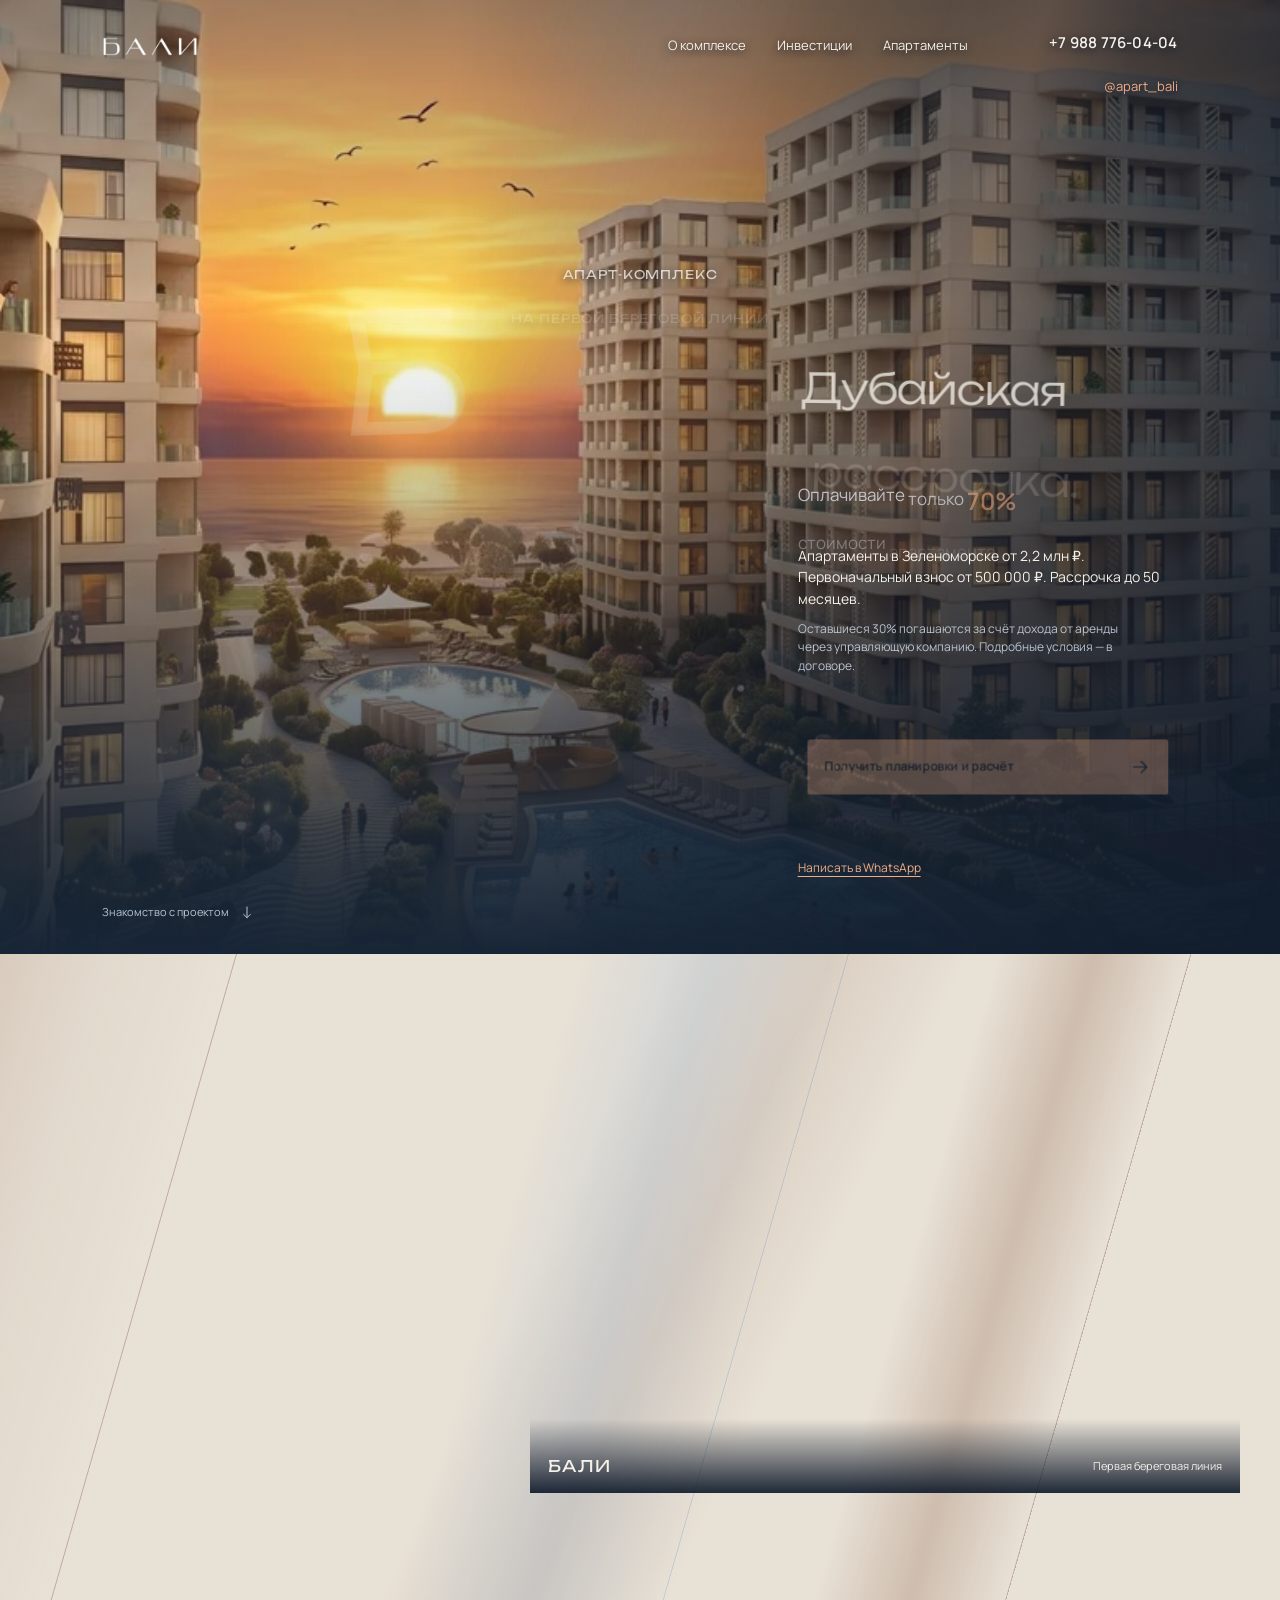
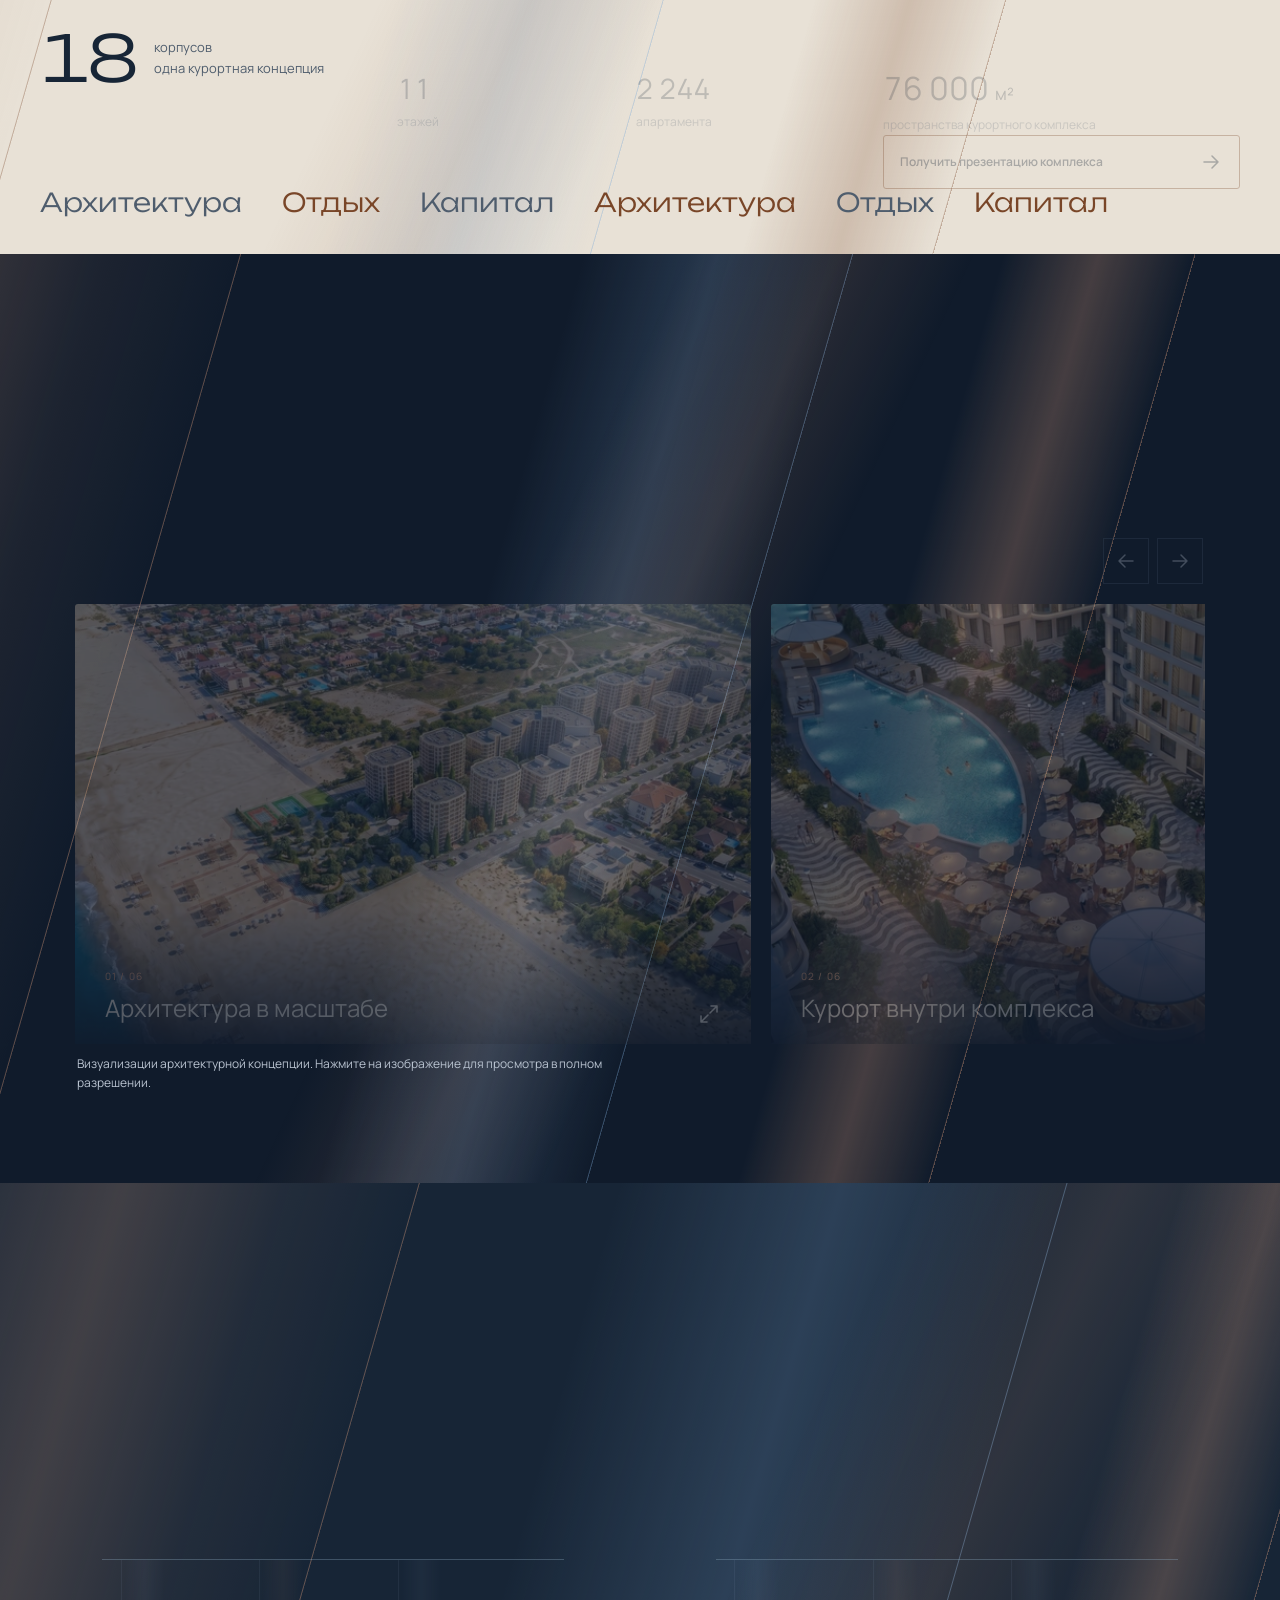
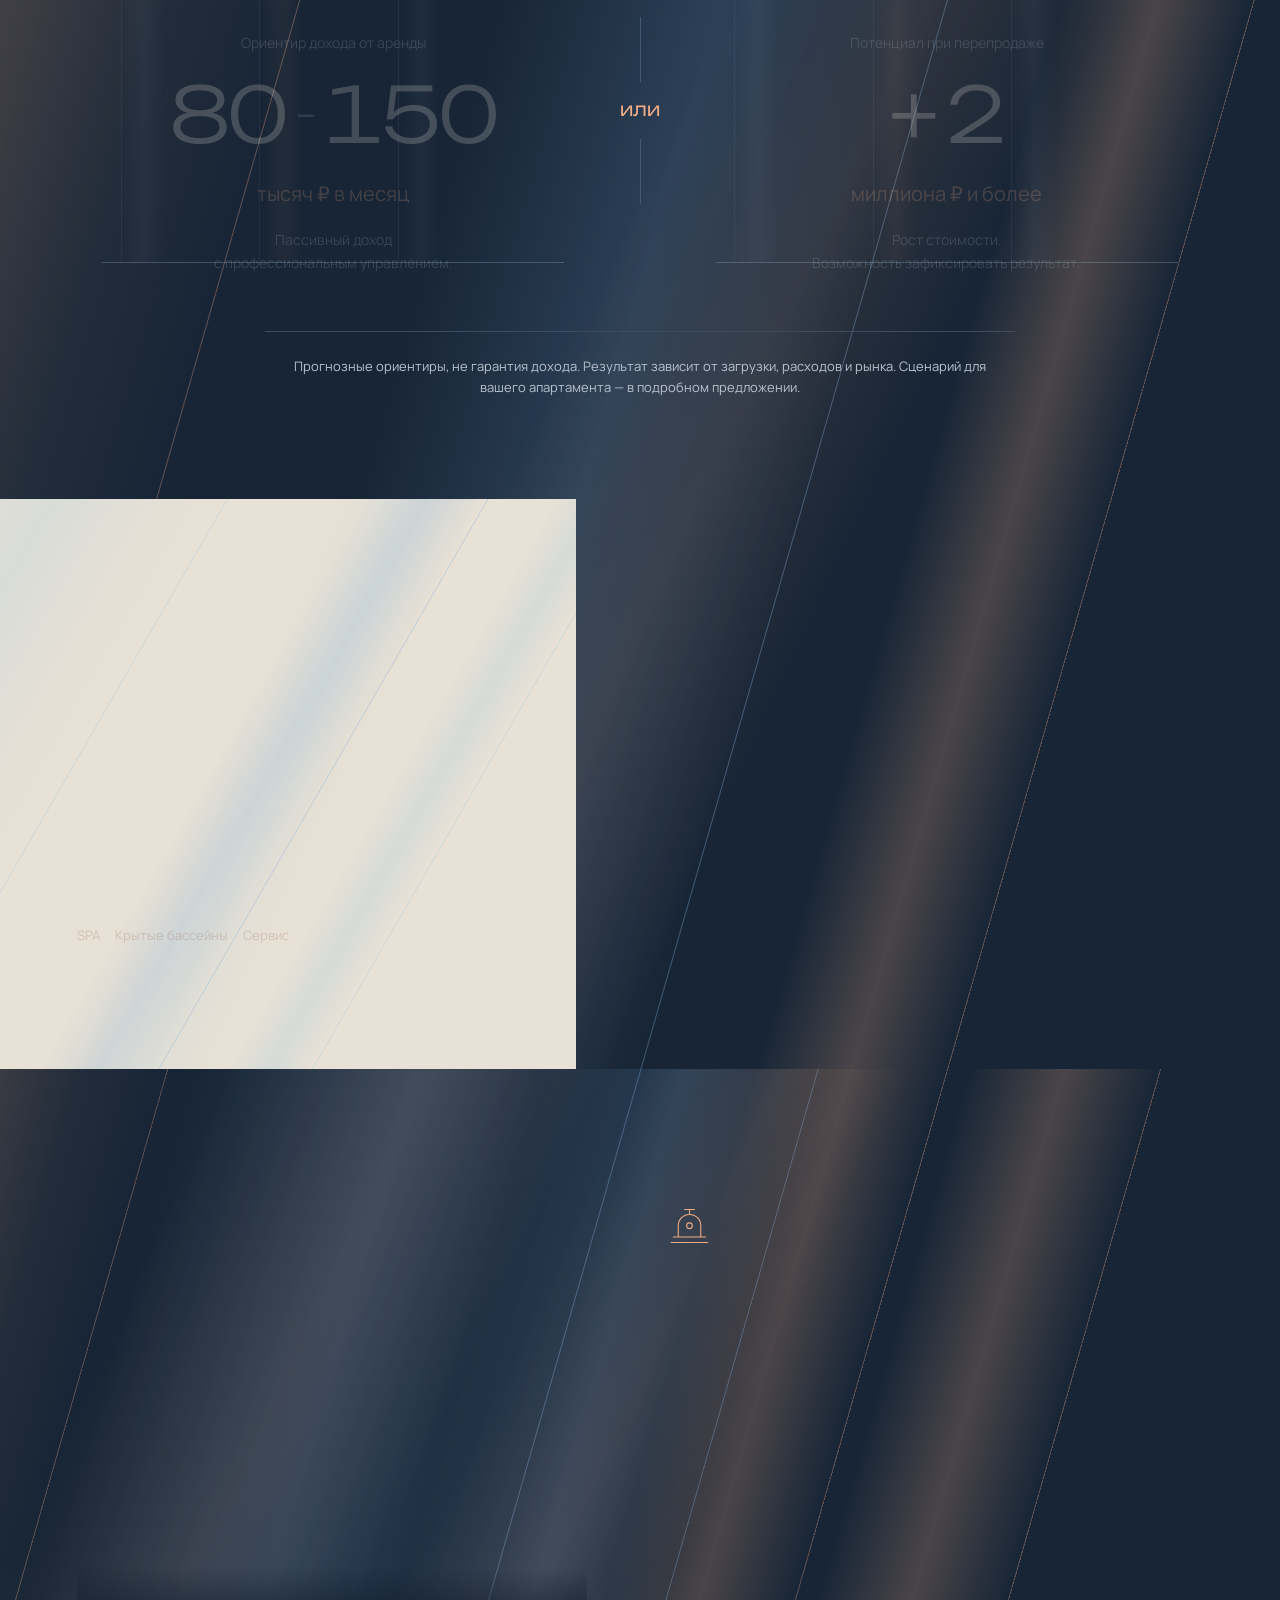
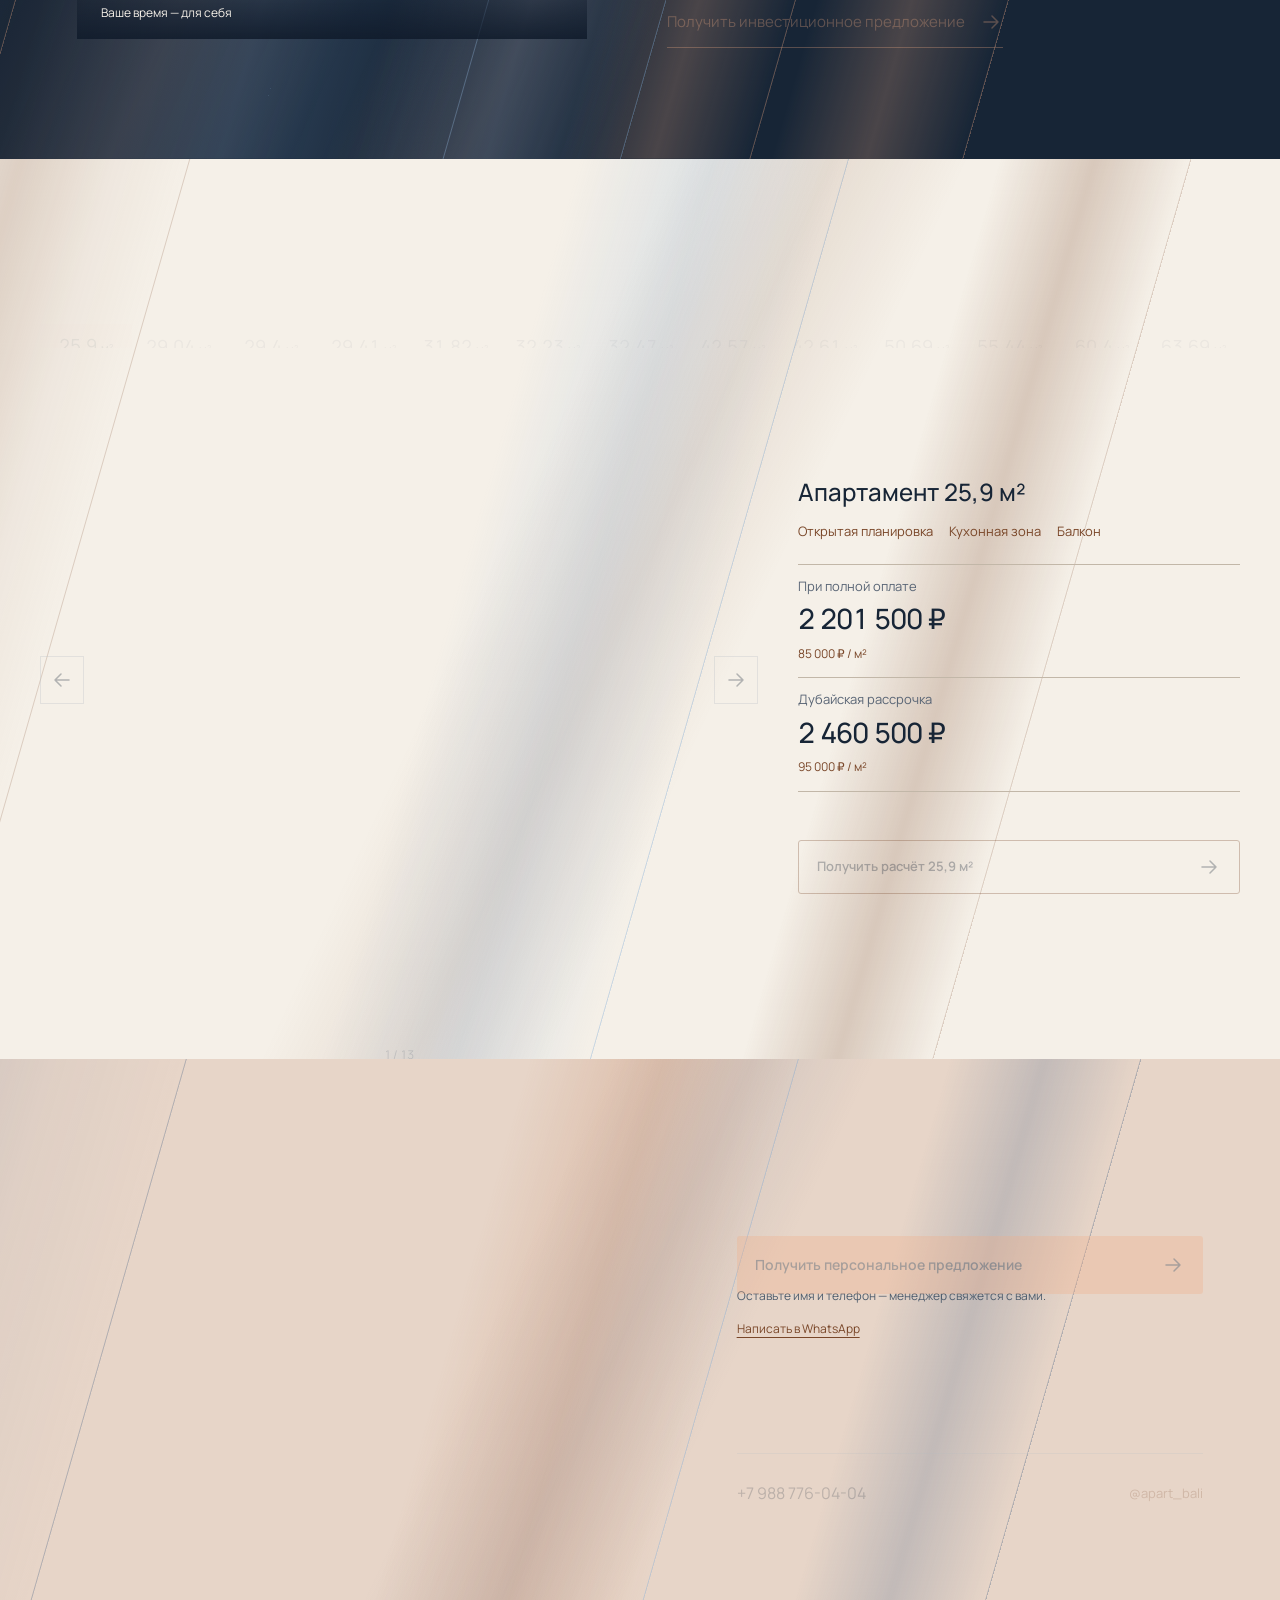
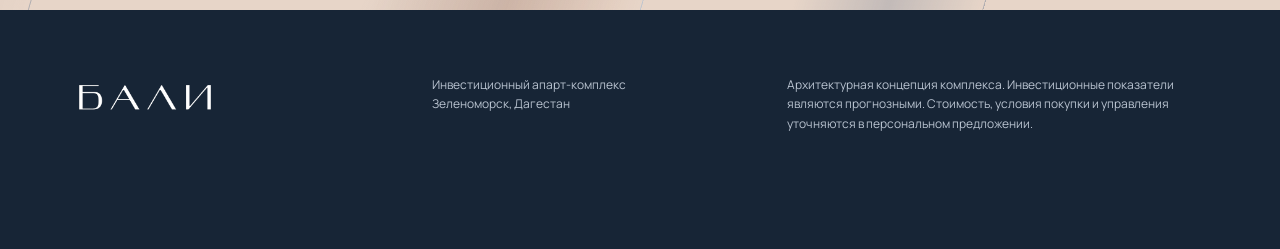
<file: index.html>
<!doctype html>
<html lang="ru">
<head>
  <meta charset="utf-8">
  <meta name="viewport" content="width=device-width, initial-scale=1, viewport-fit=cover">
  <meta name="theme-color" content="#172536">
  <meta name="robots" content="noindex, nofollow">
  <meta name="description" content="БАЛИ — инвестиционный апарт-комплекс на первой береговой линии. Дубайская рассрочка: оплачивайте 70% стоимости апартамента. Получите подробные условия.">
  <meta property="og:title" content="БАЛИ — инвестиции с курортным масштабом">
  <meta property="og:description" content="18 корпусов. Первая береговая линия. Дубайская рассрочка.">
  <meta property="og:image" content="https://apartcomplexbali.ru/assets/hero-wide.webp">
  <title>БАЛИ — инвестиционный апарт-комплекс</title>
  <script src="motion-boot.js?v=20261116-amvera1"></script>
  <link rel="icon" href="favicon.svg?v=20261116-amvera1" type="image/svg+xml">
  <link rel="preload" href="assets/hero.webp" as="image" fetchpriority="high">
  <link rel="stylesheet" href="fonts/fonts.css">
  <link rel="stylesheet" href="styles.css?v=20261116-amvera1">
  <link rel="stylesheet" href="desktop.css?v=20261116-amvera1">
  <script defer src="vendor/gsap.min.js"></script>
  <script defer src="vendor/ScrollTrigger.min.js"></script>
  <script defer src="vendor/SplitText.min.js"></script>
  <script defer src="vendor/Flip.min.js"></script>
  <script defer src="vendor/Draggable.min.js"></script>
  <script type="module" src="app.js?v=20261116-amvera1"></script>
</head>
<body>
  <a class="skip-link" href="#project">К информации о проекте</a>
  <svg class="filter-definitions" aria-hidden="true" width="0" height="0"><defs><filter id="brand-weight" color-interpolation-filters="sRGB"><feMorphology operator="dilate" radius="1.3"/></filter></defs></svg>
  <div class="site-shell">
    <div class="fx-layer" id="fx-layer" aria-hidden="true"></div>
    <div class="scroll-progress" aria-hidden="true"><span></span></div>
    <header class="site-header">
      <a class="header-location" href="#home" aria-label="БАЛИ — в начало"><img src="assets/wordmark.webp" alt="БАЛИ" width="96" height="21"></a>
      <nav class="desktop-navigation" aria-label="Основная навигация"><a href="#project">О комплексе</a><a href="#investment">Инвестиции</a><a href="#apartments">Апартаменты</a></nav>
      <div class="header-actions">
        <button class="icon-button menu-button" type="button" aria-label="Открыть меню" aria-haspopup="dialog" aria-controls="navigation-dialog"><span></span><span></span></button>
      </div>
      <div class="header-contacts"><a href="tel:+79887760404" class="header-phone">+7 988 776-04-04</a><a href="https://www.instagram.com/apart_bali/" class="header-instagram" target="_blank" rel="noopener noreferrer">@apart_bali</a></div>
    </header>
    <main>
      <section class="hero" id="home" aria-labelledby="hero-title">
        <div class="ambient-field ambient-hero" aria-hidden="true"><span></span><span></span><span></span><i></i></div>
        <h1 class="sr-only" id="hero-title">БАЛИ — инвестиционный апарт-комплекс на первой береговой линии</h1>
        <div class="hero-scene" aria-hidden="true"><div class="hero-camera">
          <picture><source media="(min-width: 768px)" srcset="assets/hero-wide.webp"><img class="hero-backdrop" src="assets/hero.webp" alt="" width="780" height="1090" fetchpriority="high"></picture>
          <div class="hero-brand"><img src="assets/wordmark.webp" alt="" width="440" height="95"><span class="desktop-wordmark"><span>Б</span><span>А</span><span>Л</span><span>И</span></span></div>
          <picture><source media="(min-width: 768px)" srcset="assets/hero-wide.webp"><img class="hero-foreground" src="assets/hero.webp" alt="" width="780" height="1090"></picture>
          <div class="hero-sunlight"></div>
          <div class="hero-shade"></div>
        </div></div>
        <p class="hero-description">АПАРТ-КОМПЛЕКС<br>НА ПЕРВОЙ БЕРЕГОВОЙ ЛИНИИ</p>
        <p class="hero-investment">Инвестиции<br>с курортным масштабом.</p>
        <div class="hero-offer">
          <h2>Дубайская<br>рассрочка.</h2>
          <p class="hero-benefit">Оплачивайте только <strong>70%</strong><br>стоимости апартамента.</p>
          <p class="hero-terms">Апартаменты в Зеленоморске от 2,2 млн ₽. Первоначальный взнос от 500 000 ₽. Рассрочка до 50 месяцев.</p>
          <p class="hero-repayment">Оставшиеся 30% погашаются за счёт дохода от аренды через управляющую компанию. Подробные условия — в договоре.</p>
          <button class="button button-sand" type="button" data-lead-form="installments" aria-haspopup="dialog" aria-controls="lead-dialog"><span>Получить планировки и расчёт</span><svg viewBox="0 0 24 24" aria-hidden="true"><path d="M5 12h14m-6-6 6 6-6 6"/></svg></button>
          <p class="hero-capital">Ваш апартамент —<br>потенциал регулярного дохода.</p>
          <a class="secondary-whatsapp" href="https://wa.me/79887760404?text=%D0%97%D0%B4%D1%80%D0%B0%D0%B2%D1%81%D1%82%D0%B2%D1%83%D0%B9%D1%82%D0%B5!%20%D0%98%D0%BD%D1%82%D0%B5%D1%80%D0%B5%D1%81%D1%83%D0%B5%D1%82%20%D0%B0%D0%BF%D0%B0%D1%80%D1%82-%D0%BA%D0%BE%D0%BC%D0%BF%D0%BB%D0%B5%D0%BA%D1%81%20%D0%91%D0%90%D0%9B%D0%98.%20%D0%A5%D0%BE%D1%87%D1%83%20%D0%BF%D0%BE%D0%BB%D1%83%D1%87%D0%B8%D1%82%D1%8C%20%D0%BF%D0%BE%D0%BB%D0%BD%D1%83%D1%8E%20%D0%B8%D0%BD%D1%84%D0%BE%D1%80%D0%BC%D0%B0%D1%86%D0%B8%D1%8E%20%D0%BF%D0%BE%20%D0%B4%D1%83%D0%B1%D0%B0%D0%B9%D1%81%D0%BA%D0%BE%D0%B9%20%D1%80%D0%B0%D1%81%D1%81%D1%80%D0%BE%D1%87%D0%BA%D0%B5%20%D0%B8%20%D0%BF%D0%BE%D0%B4%D1%80%D0%BE%D0%B1%D0%BD%D1%8B%D0%B5%20%D1%83%D1%81%D0%BB%D0%BE%D0%B2%D0%B8%D1%8F%20%D0%BF%D0%BE%D0%BA%D1%83%D0%BF%D0%BA%D0%B8." target="_blank" rel="noopener noreferrer">Написать в WhatsApp</a>
        </div>
        <a class="scroll-hint" href="#project" aria-label="Перейти к проекту"><span>Знакомство с проектом</span><svg viewBox="0 0 24 24" aria-hidden="true"><path d="M12 4v16m-5-5 5 5 5-5"/></svg></a>
      </section>
      <section class="project" id="project" aria-labelledby="project-title">
        <div class="ambient-field ambient-project" aria-hidden="true"><span></span><span></span><span></span><i></i></div>
        <div class="project-heading section-pad">
          <h2 class="split-heading" id="project-title">Масштаб,<br>который впечатляет.</h2>
          <p class="section-intro">Один из самых смелых курортных проектов Дагестана. Архитектура с характером. Пространство для отдыха и инвестиций.</p>
        </div>
        <figure class="project-panorama"><div class="panorama-window"><img class="panorama-image" src="assets/media/overview-1280.webp" srcset="assets/media/overview-768.webp 768w, assets/media/overview-1280.webp 1280w, assets/media/overview-2048.webp 2048w, assets/media/overview.webp 2752w" sizes="(min-width: 768px) 48vw, 430px" width="2752" height="1536" loading="lazy" alt="Общий вид корпусов БАЛИ и собственной береговой линии"></div><div class="panorama-caption"><span>БАЛИ</span><span>Первая береговая линия</span></div></figure>
        <div class="project-facts section-pad">
          <div class="fact-main"><strong class="counter" data-value="18">18</strong><span>корпусов<br>одна курортная концепция</span></div>
          <div class="fact-pair"><div><strong>11</strong><span>этажей</span></div><div><strong class="counter" data-value="2244">2 244</strong><span>апартамента</span></div></div>
          <div class="fact-area"><strong><span class="counter" data-value="76000">76 000</span> <small>м²</small></strong><span>пространства курортного комплекса</span></div>
          <p class="territory-copy">На территории — бассейны, парк, спортивные площадки и зоны отдыха. Пространство, в которое хочется возвращаться.</p>
          <a class="button button-outline project-whatsapp" data-wa-context="project" href="https://wa.me/79887760404?text=%D0%97%D0%B4%D1%80%D0%B0%D0%B2%D1%81%D1%82%D0%B2%D1%83%D0%B9%D1%82%D0%B5!%20%D0%A5%D0%BE%D1%87%D1%83%20%D1%83%D0%B7%D0%BD%D0%B0%D1%82%D1%8C%20%D0%BF%D0%BE%D0%B4%D1%80%D0%BE%D0%B1%D0%BD%D0%B5%D0%B5%20%D0%BE%D0%B1%20%D0%B0%D0%BF%D0%B0%D1%80%D1%82-%D0%BA%D0%BE%D0%BC%D0%BF%D0%BB%D0%B5%D0%BA%D1%81%D0%B5%20%D0%91%D0%90%D0%9B%D0%98%3A%20%D0%BA%D0%BE%D1%80%D0%BF%D1%83%D1%81%D0%B0%D1%85%2C%20%D0%B8%D0%BD%D1%84%D1%80%D0%B0%D1%81%D1%82%D1%80%D1%83%D0%BA%D1%82%D1%83%D1%80%D0%B5%2C%20%D1%81%D1%80%D0%BE%D0%BA%D0%B0%D1%85%20%D0%B8%20%D0%B4%D0%BE%D1%81%D1%82%D1%83%D0%BF%D0%BD%D1%8B%D1%85%20%D0%B0%D0%BF%D0%B0%D1%80%D1%82%D0%B0%D0%BC%D0%B5%D0%BD%D1%82%D0%B0%D1%85.%20%D0%9F%D1%80%D0%B8%D1%88%D0%BB%D0%B8%D1%82%D0%B5%2C%20%D0%BF%D0%BE%D0%B6%D0%B0%D0%BB%D1%83%D0%B9%D1%81%D1%82%D0%B0%2C%20%D0%BF%D1%80%D0%B5%D0%B7%D0%B5%D0%BD%D1%82%D0%B0%D1%86%D0%B8%D1%8E%20%D0%BF%D1%80%D0%BE%D0%B5%D0%BA%D1%82%D0%B0." target="_blank" rel="noopener noreferrer"><span>Получить презентацию комплекса</span><svg viewBox="0 0 24 24" aria-hidden="true"><path d="M5 12h14m-6-6 6 6-6 6"/></svg></a>
        </div>
        <div class="project-ribbon" aria-hidden="true"><div class="ribbon-track"><span>Архитектура</span><span>Отдых</span><span>Капитал</span><span>Архитектура</span><span>Отдых</span><span>Капитал</span></div></div>
      </section>
      <section class="project-gallery section-pad" id="gallery" aria-labelledby="gallery-title">
        <div class="ambient-field ambient-gallery" aria-hidden="true"><span></span><span></span><span></span><i></i></div>
        <div class="gallery-heading"><h2 class="split-heading" id="gallery-title">Архитектура<br>и территория.</h2><p class="section-intro">Корпуса, бассейны, балконы и пляжная инфраструктура в визуализациях проекта.</p></div>
        <div class="gallery-tools"><div><button class="icon-button gallery-scroll-prev" type="button" aria-label="Предыдущие ракурсы"><svg viewBox="0 0 24 24" aria-hidden="true"><path d="M19 12H5m6-6-6 6 6 6"/></svg></button><button class="icon-button gallery-scroll-next" type="button" aria-label="Следующие ракурсы"><svg viewBox="0 0 24 24" aria-hidden="true"><path d="M5 12h14m-6-6 6 6-6 6"/></svg></button></div></div>
        <div class="gallery-rail" tabindex="0" role="group" aria-label="Рендеры проекта. Прокрутите или используйте стрелки."><button class="gallery-tile" type="button" data-gallery="0" aria-label="Открыть: Архитектура в масштабе"><img src="assets/media/overview-768.webp" srcset="assets/media/overview-768.webp 768w, assets/media/overview-1280.webp 1280w, assets/media/overview-2048.webp 2048w, assets/media/overview.webp 2752w" sizes="(min-width: 1280px) 38vw, (min-width: 768px) 60vw, 330px" width="2752" height="1536" loading="lazy" alt="Корпуса, благоустройство и первая береговая линия."><span class="gallery-tile-caption"><span><small>01 / 06</small>Архитектура в масштабе</span><svg viewBox="0 0 24 24" aria-hidden="true"><path d="M14 4h6v6M10 20H4v-6M20 4l-7 7M4 20l7-7"/></svg></span></button><button class="gallery-tile" type="button" data-gallery="1" aria-label="Открыть: Курорт внутри комплекса"><img src="assets/media/pool-768.webp" srcset="assets/media/pool-768.webp 768w, assets/media/pool-1280.webp 1280w, assets/media/pool-2048.webp 2048w, assets/media/pool.webp 2752w" sizes="(min-width: 1280px) 38vw, (min-width: 768px) 60vw, 330px" width="2752" height="1536" loading="lazy" alt="Бассейны и пространства для отдыха."><span class="gallery-tile-caption"><span><small>02 / 06</small>Курорт внутри комплекса</span><svg viewBox="0 0 24 24" aria-hidden="true"><path d="M14 4h6v6M10 20H4v-6M20 4l-7 7M4 20l7-7"/></svg></span></button><button class="gallery-tile" type="button" data-gallery="2" aria-label="Открыть: Другая сторона вечера"><img src="assets/media/evening-768.webp" srcset="assets/media/evening-768.webp 768w, assets/media/evening-1280.webp 1280w, assets/media/evening-2048.webp 2048w, assets/media/evening.webp 2098w" sizes="(min-width: 1280px) 38vw, (min-width: 768px) 60vw, 330px" width="2098" height="750" loading="lazy" alt="Вечерняя подсветка и панорама комплекса."><span class="gallery-tile-caption"><span><small>03 / 06</small>Другая сторона вечера</span><svg viewBox="0 0 24 24" aria-hidden="true"><path d="M14 4h6v6M10 20H4v-6M20 4l-7 7M4 20l7-7"/></svg></span></button><button class="gallery-tile" type="button" data-gallery="3" aria-label="Открыть: Своя точка притяжения"><img src="assets/media/balcony-768.webp" srcset="assets/media/balcony-768.webp 768w, assets/media/balcony-1280.webp 1280w, assets/media/balcony-2048.webp 2048w, assets/media/balcony.webp 2752w" sizes="(min-width: 1280px) 38vw, (min-width: 768px) 60vw, 330px" width="2752" height="1536" loading="lazy" alt="Вид с балкона на территорию комплекса."><span class="gallery-tile-caption"><span><small>04 / 06</small>Своя точка притяжения</span><svg viewBox="0 0 24 24" aria-hidden="true"><path d="M14 4h6v6M10 20H4v-6M20 4l-7 7M4 20l7-7"/></svg></span></button><button class="gallery-tile" type="button" data-gallery="4" aria-label="Открыть: В свете заката"><img src="assets/media/sunset-768.webp" srcset="assets/media/sunset-768.webp 768w, assets/media/sunset-1280.webp 1280w, assets/media/sunset-2048.webp 2048w, assets/media/sunset.webp 2752w" sizes="(min-width: 1280px) 38vw, (min-width: 768px) 60vw, 330px" width="2752" height="1536" loading="lazy" alt="Фасады и курортное настроение."><span class="gallery-tile-caption"><span><small>05 / 06</small>В свете заката</span><svg viewBox="0 0 24 24" aria-hidden="true"><path d="M14 4h6v6M10 20H4v-6M20 4l-7 7M4 20l7-7"/></svg></span></button><button class="gallery-tile" type="button" data-gallery="5" aria-label="Открыть: Прогулка у воды"><img src="assets/media/beach-768.webp" srcset="assets/media/beach-768.webp 768w, assets/media/beach.webp 941w" sizes="(min-width: 1280px) 38vw, (min-width: 768px) 60vw, 330px" width="941" height="1672" loading="lazy" alt="Пляжная инфраструктура в концепции проекта."><span class="gallery-tile-caption"><span><small>06 / 06</small>Прогулка у воды</span><svg viewBox="0 0 24 24" aria-hidden="true"><path d="M14 4h6v6M10 20H4v-6M20 4l-7 7M4 20l7-7"/></svg></span></button></div>
        <p class="gallery-note">Визуализации архитектурной концепции. Нажмите на изображение для просмотра в полном разрешении.</p>
      </section>
      <section class="investment" id="investment" aria-labelledby="investment-title">
        <div class="ambient-field ambient-investment" aria-hidden="true"><span></span><span></span><span></span><i></i></div>
        <div class="investment-heading section-pad"><h2 class="split-heading" id="investment-title">Ваш апартамент.<br>Новый источник дохода.</h2><p class="section-intro">Курортная недвижимость с двумя инвестиционными сценариями: доход от аренды и потенциал роста стоимости.</p></div>
        <div class="investment-scenarios">
          <div class="income-stage investment-scenario"><div class="capital-light" aria-hidden="true"><i></i><i></i><i></i></div><div class="income-content"><p class="income-label">Ориентир дохода от аренды</p><div class="income-number"><span class="counter" data-value="80">80</span><span class="income-dash">–</span><span class="counter" data-value="150">150</span></div><p class="income-unit">тысяч ₽ в месяц</p><p class="income-explanation">Пассивный доход<br>с профессиональным управлением.</p></div></div>
          <p class="scenario-or">ИЛИ</p>
          <div class="resale-stage investment-scenario"><div class="capital-light" aria-hidden="true"><i></i><i></i><i></i></div><div class="income-content"><p class="income-label">Потенциал при перепродаже</p><div class="income-number resale-number">+<span class="counter" data-value="2">2</span></div><p class="income-unit">миллиона ₽ и более</p><p class="income-explanation">Рост стоимости.<br>Возможность зафиксировать результат.</p></div></div>
        </div>
        <p class="investment-note">Прогнозные ориентиры, не гарантия дохода. Результат зависит от загрузки, расходов и рынка. Сценарий для вашего апартамента — в подробном предложении.</p>
        <div class="year-round-story"><div class="pool-window"><img class="pool-image" src="assets/media/pool-1280.webp" srcset="assets/media/pool-768.webp 768w, assets/media/pool-1280.webp 1280w, assets/media/pool-2048.webp 2048w, assets/media/pool.webp 2752w" sizes="(min-width: 768px) 55vw, 430px" alt="Бассейны, архитектура и благоустройство территории БАЛИ" width="2752" height="1536" loading="lazy"></div><div class="year-round-copy"><div class="ambient-field ambient-season" aria-hidden="true"><span></span><span></span><span></span><i></i></div><h3 class="split-heading">Не только сезон.<br>Целый год.</h3><p>В концепции — SPA-центры и крытые бассейны. Инфраструктура для круглогодичного отдыха и привлечения туристического потока.</p><div class="infrastructure-tags"><span>SPA</span><span>Крытые бассейны</span><span>Сервис</span></div></div></div>
        <div class="management section-pad"><div class="ambient-field ambient-service" aria-hidden="true"><span></span><span></span><span></span><i></i></div><figure class="management-visual"><div class="management-window"><img class="management-image" src="assets/media/balcony-1280.webp" srcset="assets/media/balcony-768.webp 768w, assets/media/balcony-1280.webp 1280w, assets/media/balcony-2048.webp 2048w, assets/media/balcony.webp 2752w" sizes="(min-width: 768px) 48vw, 430px" width="2752" height="1536" loading="lazy" alt="Архитектурный рендер: отдых на балконе с видом на комплекс"></div><figcaption>Ваше время — для себя</figcaption></figure><div class="management-copy"><svg class="management-symbol" viewBox="0 0 64 64" aria-hidden="true"><path d="M9 44h46M16 44V28a16 16 0 0 1 32 0v16M32 12V5M25 5h14M6 52h52"/><circle cx="32" cy="28" r="4"/></svg><h3 class="split-heading">Апартамент сдаётся.<br>Вы занимаетесь своим делом.</h3><p>Федеральная управляющая компания берёт на себя заселение, уборку и обслуживание — по концепции проекта. Аренда без вашего повседневного участия.</p><a class="text-link" data-wa-context="investment" href="https://wa.me/79887760404?text=%D0%97%D0%B4%D1%80%D0%B0%D0%B2%D1%81%D1%82%D0%B2%D1%83%D0%B9%D1%82%D0%B5!%20%D0%98%D0%BD%D1%82%D0%B5%D1%80%D0%B5%D1%81%D1%83%D1%8E%D1%82%20%D0%B8%D0%BD%D0%B2%D0%B5%D1%81%D1%82%D0%B8%D1%86%D0%B8%D0%B8%20%D0%B2%20%D0%B0%D0%BF%D0%B0%D1%80%D1%82%D0%B0%D0%BC%D0%B5%D0%BD%D1%82%D1%8B%20%D0%91%D0%90%D0%9B%D0%98.%20%D0%A5%D0%BE%D1%87%D1%83%20%D0%BF%D0%BE%D0%BB%D1%83%D1%87%D0%B8%D1%82%D1%8C%20%D1%80%D0%B0%D1%81%D1%87%D1%91%D1%82%20%D0%B4%D0%BE%D1%85%D0%BE%D0%B4%D0%B0%20%D0%BE%D1%82%20%D0%B0%D1%80%D0%B5%D0%BD%D0%B4%D1%8B%2C%20%D1%80%D0%B0%D1%81%D1%85%D0%BE%D0%B4%D0%BE%D0%B2%20%D0%BD%D0%B0%20%D1%83%D0%BF%D1%80%D0%B0%D0%B2%D0%BB%D0%B5%D0%BD%D0%B8%D0%B5%20%D0%B8%20%D0%BF%D0%BE%D1%82%D0%B5%D0%BD%D1%86%D0%B8%D0%B0%D0%BB%D0%B0%20%D1%80%D0%BE%D1%81%D1%82%D0%B0%20%D1%81%D1%82%D0%BE%D0%B8%D0%BC%D0%BE%D1%81%D1%82%D0%B8." target="_blank" rel="noopener noreferrer">Получить инвестиционное предложение<svg viewBox="0 0 24 24" aria-hidden="true"><path d="M5 12h14m-6-6 6 6-6 6"/></svg></a></div></div>
      </section>
      <section class="apartments section-pad" id="apartments" aria-labelledby="apartments-title">
        <div class="ambient-field ambient-apartments" aria-hidden="true"><span></span><span></span><span></span><i></i></div>
        <div class="apartments-heading"><h2 class="split-heading" id="apartments-title">Планировки и цены.</h2></div>
        <div class="apartment-selector" role="group" aria-label="Площадь апартамента"><button class="area-choice is-active" type="button" data-apartment="plan-2590" aria-pressed="true">25,9 <span>м²</span></button><button class="area-choice" type="button" data-apartment="plan-2904" aria-pressed="false">29,04 <span>м²</span></button><button class="area-choice" type="button" data-apartment="plan-2940" aria-pressed="false">29,4 <span>м²</span></button><button class="area-choice" type="button" data-apartment="plan-2941" aria-pressed="false">29,41 <span>м²</span></button><button class="area-choice" type="button" data-apartment="plan-3182" aria-pressed="false">31,82 <span>м²</span></button><button class="area-choice" type="button" data-apartment="plan-3223" aria-pressed="false">32,23 <span>м²</span></button><button class="area-choice" type="button" data-apartment="plan-3247" aria-pressed="false">32,47 <span>м²</span></button><button class="area-choice" type="button" data-apartment="plan-4257" aria-pressed="false">42,57 <span>м²</span></button><button class="area-choice" type="button" data-apartment="plan-4261" aria-pressed="false">42,61 <span>м²</span></button><button class="area-choice" type="button" data-apartment="plan-triangle" aria-pressed="false">50,69 <span>м²</span></button><button class="area-choice" type="button" data-apartment="plan-5544" aria-pressed="false">55,44 <span>м²</span></button><button class="area-choice" type="button" data-apartment="plan-6040" aria-pressed="false">60,4 <span>м²</span></button><button class="area-choice" type="button" data-apartment="plan-6369" aria-pressed="false">63,69 <span>м²</span></button></div>
        <div class="apartment-viewer">
          <button class="icon-button previous-plan" aria-label="Предыдущий апартамент" type="button"><svg viewBox="0 0 24 24" aria-hidden="true"><path d="M19 12H5m6-6-6 6 6 6"/></svg></button>
          <div class="apartment-stage" tabindex="0" role="group" aria-label="Планировка апартамента. Используйте кнопки или стрелки клавиатуры."><div class="plan-drag"><img id="apartment-image" src="assets/media/plan-2590.webp" width="793" height="1984" alt="Планировка апартамента 25,9 квадратного метра" loading="lazy" draggable="false"></div><button class="icon-button zoom-button" type="button" aria-label="Увеличить планировку"><svg viewBox="0 0 24 24" aria-hidden="true"><path d="M14 4h6v6M10 20H4v-6M20 4l-7 7M4 20l7-7"/></svg></button></div>
          <button class="icon-button next-plan" aria-label="Следующий апартамент" type="button"><svg viewBox="0 0 24 24" aria-hidden="true"><path d="M5 12h14m-6-6 6 6-6 6"/></svg></button>
        </div>
        <div class="plan-navigation"><span id="plan-position" aria-live="polite">1 / 13</span></div>
        <div class="apartment-summary">
          <div class="apartment-info"><h3 id="apartment-title">Апартамент 25,9 м²</h3><ul id="apartment-features"><li>Открытая планировка</li><li>Кухонная зона</li><li>Балкон</li></ul><p id="apartment-status" class="fine-print" role="status"></p></div>
          <div class="apartment-prices" aria-live="polite" aria-atomic="true"><div class="price-option"><p>При полной оплате</p><strong id="cash-price">2 201 500 ₽</strong><span>85 000 ₽ / м²</span></div><div class="price-option"><p>Дубайская рассрочка</p><strong id="installment-price">2 460 500 ₽</strong><span>95 000 ₽ / м²</span></div></div>
          <a class="button button-outline" id="select-apartment" data-wa-context="apartment" href="https://wa.me/79887760404?text=%D0%97%D0%B4%D1%80%D0%B0%D0%B2%D1%81%D1%82%D0%B2%D1%83%D0%B9%D1%82%D0%B5!%20%D0%A5%D0%BE%D1%87%D1%83%20%D0%BF%D0%BE%D0%BB%D1%83%D1%87%D0%B8%D1%82%D1%8C%20%D1%80%D0%B0%D1%81%D1%87%D1%91%D1%82%20%D0%BF%D0%BE%20%D0%BF%D0%BB%D0%B0%D0%BD%D0%B8%D1%80%D0%BE%D0%B2%D0%BA%D0%B5%2025%2C9%20%D0%BC%C2%B2%20%D0%B2%20%D0%B0%D0%BF%D0%B0%D1%80%D1%82-%D0%BA%D0%BE%D0%BC%D0%BF%D0%BB%D0%B5%D0%BA%D1%81%D0%B5%20%D0%91%D0%90%D0%9B%D0%98%3A%20%D1%81%D1%82%D0%BE%D0%B8%D0%BC%D0%BE%D1%81%D1%82%D1%8C%2C%20%D0%BD%D0%B0%D0%BB%D0%B8%D1%87%D0%B8%D0%B5%20%D0%B8%20%D1%83%D1%81%D0%BB%D0%BE%D0%B2%D0%B8%D1%8F%20%D0%B4%D1%83%D0%B1%D0%B0%D0%B9%D1%81%D0%BA%D0%BE%D0%B9%20%D1%80%D0%B0%D1%81%D1%81%D1%80%D0%BE%D1%87%D0%BA%D0%B8." target="_blank" rel="noopener noreferrer"><span>Получить расчёт 25,9 м²</span><svg viewBox="0 0 24 24" aria-hidden="true"><path d="M5 12h14m-6-6 6 6-6 6"/></svg></a>
        </div>
      </section>
      <section class="contact section-pad" id="contact" aria-labelledby="contact-title">
        <div class="ambient-field ambient-contact" aria-hidden="true"><span></span><span></span><span></span><i></i></div>
        <div class="contact-heading"><h2 class="split-heading" id="contact-title">Узнайте потенциал<br>вашей инвестиции.</h2><p>Подробные условия дубайской рассрочки, стоимость апартамента и инвестиционный сценарий — в персональном предложении.</p></div>
        <button class="button button-sand whatsapp-button" type="button" data-lead-form="general" aria-haspopup="dialog" aria-controls="lead-dialog"><span>Получить персональное предложение</span><svg viewBox="0 0 24 24" aria-hidden="true"><path d="M5 12h14m-6-6 6 6-6 6"/></svg></button>
        <p class="contact-hint"><span class="desktop-copy">Оставьте имя и телефон — менеджер свяжется с вами.</span><br><a class="secondary-whatsapp" href="https://wa.me/79887760404?text=%D0%97%D0%B4%D1%80%D0%B0%D0%B2%D1%81%D1%82%D0%B2%D1%83%D0%B9%D1%82%D0%B5!%20%D0%98%D0%BD%D1%82%D0%B5%D1%80%D0%B5%D1%81%D1%83%D0%B5%D1%82%20%D0%B0%D0%BF%D0%B0%D1%80%D1%82-%D0%BA%D0%BE%D0%BC%D0%BF%D0%BB%D0%B5%D0%BA%D1%81%20%D0%91%D0%90%D0%9B%D0%98.%20%D0%9F%D1%80%D0%B8%D1%88%D0%BB%D0%B8%D1%82%D0%B5%2C%20%D0%BF%D0%BE%D0%B6%D0%B0%D0%BB%D1%83%D0%B9%D1%81%D1%82%D0%B0%2C%20%D0%BF%D0%BE%D0%B4%D1%80%D0%BE%D0%B1%D0%BD%D0%BE%D0%B5%20%D0%BF%D1%80%D0%B5%D0%B4%D0%BB%D0%BE%D0%B6%D0%B5%D0%BD%D0%B8%D0%B5%3A%20%D0%B2%D0%B0%D1%80%D0%B8%D0%B0%D0%BD%D1%82%D1%8B%20%D0%B0%D0%BF%D0%B0%D1%80%D1%82%D0%B0%D0%BC%D0%B5%D0%BD%D1%82%D0%BE%D0%B2%2C%20%D1%81%D1%82%D0%BE%D0%B8%D0%BC%D0%BE%D1%81%D1%82%D1%8C%20%D0%B8%20%D1%83%D1%81%D0%BB%D0%BE%D0%B2%D0%B8%D1%8F%20%D0%BF%D0%BE%D0%BA%D1%83%D0%BF%D0%BA%D0%B8." target="_blank" rel="noopener noreferrer">Написать в WhatsApp</a></p>
        <div class="contact-direct"><a href="tel:+79887760404">+7 988 776-04-04</a><a href="https://www.instagram.com/apart_bali/" target="_blank" rel="noopener noreferrer">@apart_bali</a></div>
      </section>
    </main>
    <footer class="site-footer section-pad"><a class="brand" href="#home" aria-label="БАЛИ — в начало"><img src="assets/wordmark.webp" alt="БАЛИ" width="136" height="29"></a><p>Инвестиционный апарт-комплекс<br>Зеленоморск, Дагестан</p><p class="footer-note">Архитектурная концепция комплекса. Инвестиционные показатели являются прогнозными. Стоимость, условия покупки и управления уточняются в персональном предложении.</p></footer>
    <div class="sticky-cta" hidden><a class="button button-sand" data-wa-context="project" href="https://wa.me/79887760404?text=%D0%97%D0%B4%D1%80%D0%B0%D0%B2%D1%81%D1%82%D0%B2%D1%83%D0%B9%D1%82%D0%B5!%20%D0%A5%D0%BE%D1%87%D1%83%20%D1%83%D0%B7%D0%BD%D0%B0%D1%82%D1%8C%20%D0%BF%D0%BE%D0%B4%D1%80%D0%BE%D0%B1%D0%BD%D0%B5%D0%B5%20%D0%BE%D0%B1%20%D0%B0%D0%BF%D0%B0%D1%80%D1%82-%D0%BA%D0%BE%D0%BC%D0%BF%D0%BB%D0%B5%D0%BA%D1%81%D0%B5%20%D0%91%D0%90%D0%9B%D0%98%3A%20%D0%BA%D0%BE%D1%80%D0%BF%D1%83%D1%81%D0%B0%D1%85%2C%20%D0%B8%D0%BD%D1%84%D1%80%D0%B0%D1%81%D1%82%D1%80%D1%83%D0%BA%D1%82%D1%83%D1%80%D0%B5%2C%20%D1%81%D1%80%D0%BE%D0%BA%D0%B0%D1%85%20%D0%B8%20%D0%B4%D0%BE%D1%81%D1%82%D1%83%D0%BF%D0%BD%D1%8B%D1%85%20%D0%B0%D0%BF%D0%B0%D1%80%D1%82%D0%B0%D0%BC%D0%B5%D0%BD%D1%82%D0%B0%D1%85.%20%D0%9F%D1%80%D0%B8%D1%88%D0%BB%D0%B8%D1%82%D0%B5%2C%20%D0%BF%D0%BE%D0%B6%D0%B0%D0%BB%D1%83%D0%B9%D1%81%D1%82%D0%B0%2C%20%D0%BF%D1%80%D0%B5%D0%B7%D0%B5%D0%BD%D1%82%D0%B0%D1%86%D0%B8%D1%8E%20%D0%BF%D1%80%D0%BE%D0%B5%D0%BA%D1%82%D0%B0." target="_blank" rel="noopener noreferrer"><span>Получить подробные условия</span><svg viewBox="0 0 24 24" aria-hidden="true"><path d="M5 12h14m-6-6 6 6-6 6"/></svg></a></div>
  </div>
  <dialog id="navigation-dialog" class="navigation-dialog" aria-labelledby="navigation-title"><div class="dialog-top"><img class="dialog-logo" src="assets/wordmark.webp" width="88" height="19" alt="БАЛИ"><button class="icon-button dialog-close" type="button" aria-label="Закрыть меню"><svg viewBox="0 0 24 24" aria-hidden="true"><path d="m6 6 12 12M18 6 6 18"/></svg></button></div><h2 id="navigation-title">Проект с перспективой.</h2><nav aria-label="Разделы сайта"><a href="#project">Апарт-комплекс<svg viewBox="0 0 24 24" aria-hidden="true"><path d="m8 5 7 7-7 7"/></svg></a><a href="#gallery">Рендеры проекта<svg viewBox="0 0 24 24" aria-hidden="true"><path d="m8 5 7 7-7 7"/></svg></a><a href="#investment">Инвестиционный потенциал<svg viewBox="0 0 24 24" aria-hidden="true"><path d="m8 5 7 7-7 7"/></svg></a><a href="#apartments">Апартаменты<svg viewBox="0 0 24 24" aria-hidden="true"><path d="m8 5 7 7-7 7"/></svg></a><a href="#contact">Подробные условия<svg viewBox="0 0 24 24" aria-hidden="true"><path d="m8 5 7 7-7 7"/></svg></a></nav></dialog>
  <dialog id="plan-dialog" class="plan-dialog" aria-labelledby="plan-dialog-title"><div class="dialog-top"><h2 id="plan-dialog-title">Апартамент 25,9 м²</h2><button class="icon-button dialog-close" type="button" aria-label="Закрыть планировку"><svg viewBox="0 0 24 24" aria-hidden="true"><path d="m6 6 12 12M18 6 6 18"/></svg></button></div><img id="plan-dialog-image" src="assets/media/plan-2590.webp" alt="Увеличенная планировка апартамента" width="793" height="1984"><p id="plan-dialog-caption" class="fine-print">Характеристики уточняются в предложении.</p></dialog>
  <dialog id="gallery-dialog" class="gallery-dialog" aria-labelledby="gallery-dialog-title"><div class="dialog-top"><h2 id="gallery-dialog-title">Архитектура в масштабе</h2><button class="icon-button dialog-close" type="button" aria-label="Закрыть изображение"><svg viewBox="0 0 24 24" aria-hidden="true"><path d="m6 6 12 12M18 6 6 18"/></svg></button></div><div class="gallery-full"><img id="gallery-dialog-image" src="assets/media/overview.webp" width="2752" height="1536" alt="Общий вид проекта" loading="lazy"></div><div class="gallery-dialog-bottom"><button class="icon-button gallery-prev" type="button" aria-label="Предыдущее изображение"><svg viewBox="0 0 24 24" aria-hidden="true"><path d="M19 12H5m6-6-6 6 6 6"/></svg></button><p><span id="gallery-dialog-caption">Визуализация проекта</span><small id="gallery-position" aria-live="polite">1 / 6</small></p><button class="icon-button gallery-next" type="button" aria-label="Следующее изображение"><svg viewBox="0 0 24 24" aria-hidden="true"><path d="M5 12h14m-6-6 6 6-6 6"/></svg></button></div><p id="gallery-load-status" role="status"></p></dialog>
  <dialog id="lead-dialog" class="lead-dialog" aria-labelledby="lead-title" aria-describedby="lead-description lead-notice"><div class="dialog-top"><p class="lead-eyebrow">БАЛИ / ПЕРСОНАЛЬНОЕ ПРЕДЛОЖЕНИЕ</p><button class="icon-button dialog-close" type="button" aria-label="Закрыть окно заявки"><svg viewBox="0 0 24 24" aria-hidden="true"><path d="m6 6 12 12M18 6 6 18"/></svg></button></div><div class="lead-content"><h2 id="lead-title">Подробные условия</h2><p id="lead-description">Укажите имя и номер телефона.</p><p id="lead-notice" class="lead-notice">Оставьте контакты — менеджер свяжется с вами.</p><form id="lead-form" method="dialog" novalidate><label for="lead-name">Ваше имя</label><input id="lead-name" name="name" type="text" autocomplete="given-name" maxlength="80" required aria-describedby="lead-name-error"><p id="lead-name-error" class="field-error"></p><label for="lead-phone">Номер телефона</label><input id="lead-phone" name="phone" type="tel" inputmode="tel" autocomplete="tel" placeholder="+7 ___ ___-__-__" maxlength="32" required aria-describedby="lead-phone-error"><p id="lead-phone-error" class="field-error"></p><button class="button button-sand" type="submit"><span>Оставить заявку</span><svg viewBox="0 0 24 24" aria-hidden="true"><path d="M5 12h14m-6-6 6 6-6 6"/></svg></button><p id="lead-status" role="status" aria-live="polite"></p></form><a class="lead-phone" href="tel:+79887760404">Позвонить: +7 988 776-04-04</a></div></dialog>
</body>
</html>
</file>
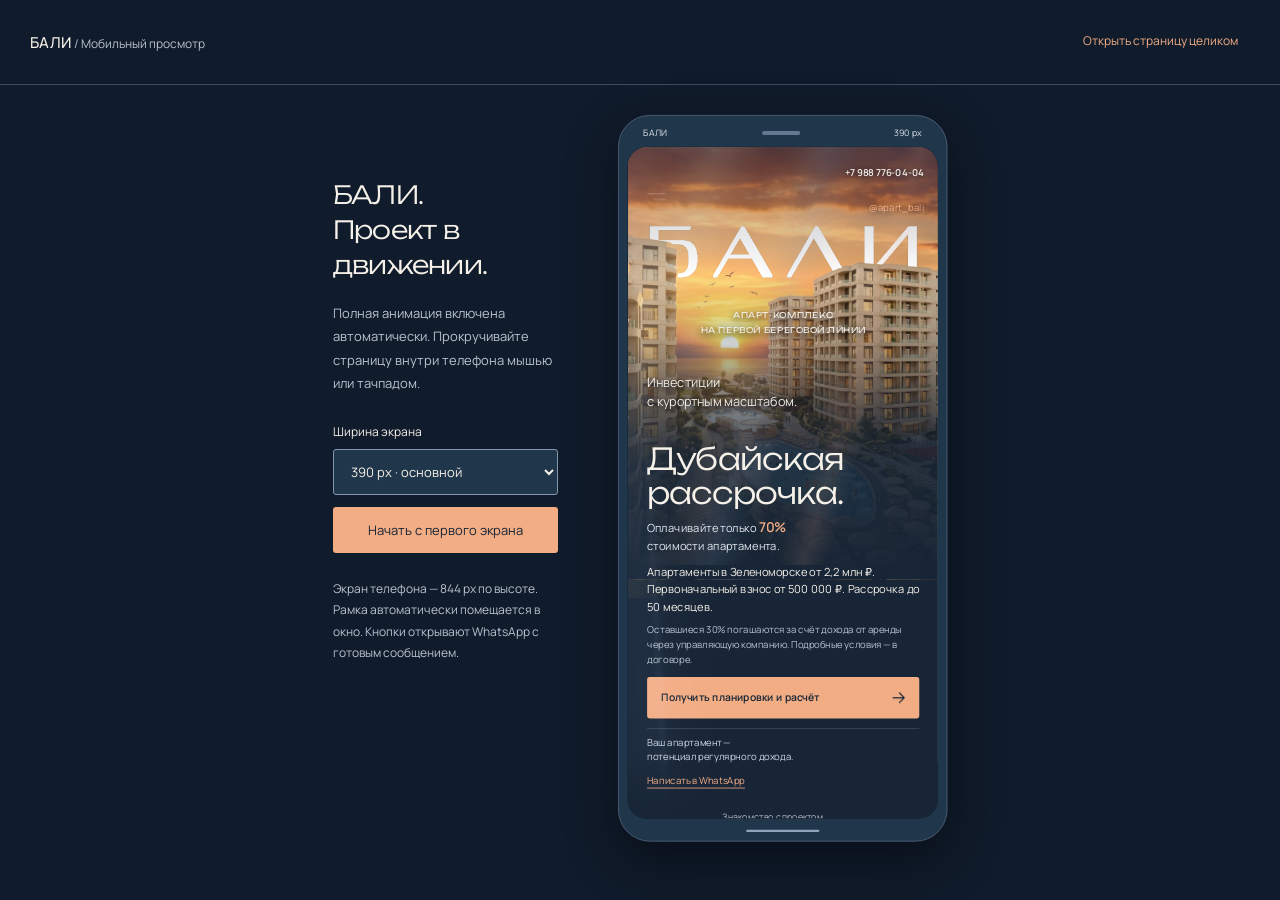
<file: preview.html>
<!doctype html>
<html lang="ru"><head><meta charset="utf-8"><meta name="viewport" content="width=device-width,initial-scale=1"><meta name="robots" content="noindex,nofollow"><title>БАЛИ — мобильный просмотр</title><link rel="icon" href="favicon.svg"><link rel="stylesheet" href="fonts/fonts.css"><script type="module" src="preview.js"></script><style>
:root{color-scheme:dark;font-family:Manrope,sans-serif;background:#101b2b;color:#f5f0e8}*{box-sizing:border-box}body{margin:0}a{color:inherit;text-decoration:none}header{display:flex;align-items:center;justify-content:space-between;gap:20px;padding:20px 30px;border-bottom:1px solid #3c4c61}header strong{font-weight:500;font-size:15px}header span{font-size:12px;color:#b9c3d0}header a{font-size:12px;color:#f2ad85;padding:12px;min-height:44px}main{display:flex;justify-content:center;gap:60px;padding:30px 24px 45px;align-items:flex-start}.controls{width:225px;padding-top:62px}.controls h1{font-family:Unbounded,sans-serif;font-weight:300;font-size:25px;letter-spacing:-.03em;line-height:1.4;margin:0 0 20px}.controls p{font-size:13px;line-height:1.8;color:#b9c3d0}.controls label{display:block;font-size:12px;margin-top:27px;margin-bottom:9px}select,button{font:inherit;font-size:13px;min-height:46px;width:100%;border:1px solid #8396ad;color:#f5f0e8;background:#20364b;padding:11px 13px;border-radius:3px}button{margin-top:12px;background:#f2ad85;color:#172536;cursor:pointer;border:0}button:hover{background:#ffc39f}select:focus-visible,button:focus-visible,a:focus-visible{outline:2px solid #f2ad85;outline-offset:4px}.caption{font-size:11px!important;margin-top:25px}.device{width:414px;max-width:calc(100vw - 32px);padding:11px;border:1px solid #53677f;background:#20364b;border-radius:40px;box-shadow:0 22px 65px #0007}.device-top{height:28px;display:flex;align-items:center;justify-content:space-between;padding:0 20px 7px;font-size:10px;color:#e1e7ef}.speaker{height:5px;width:48px;border-radius:6px;background:#647991}.viewport{overflow:hidden;border-radius:24px;background:#172536}iframe{display:block;width:390px;max-width:100%;height:min(760px,calc(100dvh - 195px));min-height:480px;border:0;background:#172536}.device-bottom{height:17px;display:flex;justify-content:center;align-items:flex-end}.device-bottom span{height:3px;width:92px;background:#90a3bb;border-radius:5px}@media(max-width:800px){main{gap:25px}.controls{width:170px}.controls h1{font-size:21px}}@media(max-width:600px){header{padding:10px 15px}header span{display:none}main{display:flex;flex-direction:column;align-items:center;padding:20px 10px}.controls{width:100%;max-width:430px;padding:0;display:grid;grid-template-columns:1fr 1fr;gap:10px;align-items:end}.controls h1{font-size:18px;margin:0;grid-column:1/-1}.controls>p,.caption{display:none}.controls label{margin:0 0 5px}.controls button{margin:0}.device{max-width:100%}iframe{height:660px;min-height:480px}}::selection{background:#f2ad85;color:#172536}
.device-stage{position:relative;flex-shrink:0}.device{transform-origin:top left}.device-top{font-size:11px}.controls .caption{font-size:12px!important}.viewport iframe{height:844px;min-height:0}
</style></head><body><header><div><strong>БАЛИ</strong> <span> / Мобильный просмотр</span></div><a href="./?motion=full" target="_blank" rel="noopener">Открыть страницу целиком</a></header><main><aside class="controls"><h1>БАЛИ.<br>Проект в движении.</h1><p>Полная анимация включена автоматически. Прокручивайте страницу внутри телефона мышью или тачпадом.</p><div><label for="device-width">Ширина экрана</label><select id="device-width"><option value="320">320 px · компактный</option><option value="360">360 px · Android</option><option value="390" selected>390 px · основной</option><option value="430">430 px · большой</option></select></div><button type="button" id="reload-preview">Начать с первого экрана</button><p class="caption">Экран телефона — 844 px по высоте. Рамка автоматически помещается в окно. Кнопки открывают WhatsApp с готовым сообщением.</p></aside><div class="device-stage" id="device-stage"><div class="device" id="device"><div class="device-top"><span>БАЛИ</span><span class="speaker" aria-hidden="true"></span><span id="width-caption">390 px</span></div><div class="viewport"><iframe src="./?motion=full" title="Мобильная версия сайта БАЛИ" id="mobile-preview"></iframe></div><div class="device-bottom"><span></span></div></div></div></main></body></html>
</file>
<file: fonts/fonts.css>
@font-face {
  font-family: 'Manrope';
  font-style: normal;
  font-weight: 300;
  font-display: swap;
  src: url(./manrope-cyrillic-0.woff2) format('woff2');
  unicode-range: U+0301, U+0400-045F, U+0490-0491, U+04B0-04B1, U+2116;
}
@font-face {
  font-family: 'Manrope';
  font-style: normal;
  font-weight: 300;
  font-display: swap;
  src: url(./manrope-latin-1.woff2) format('woff2');
  unicode-range: U+0000-00FF, U+0131, U+0152-0153, U+02BB-02BC, U+02C6, U+02DA, U+02DC, U+0304, U+0308, U+0329, U+2000-206F, U+20AC, U+2122, U+2191, U+2193, U+2212, U+2215, U+FEFF, U+FFFD;
}
@font-face {
  font-family: 'Manrope';
  font-style: normal;
  font-weight: 400;
  font-display: swap;
  src: url(./manrope-cyrillic-0.woff2) format('woff2');
  unicode-range: U+0301, U+0400-045F, U+0490-0491, U+04B0-04B1, U+2116;
}
@font-face {
  font-family: 'Manrope';
  font-style: normal;
  font-weight: 400;
  font-display: swap;
  src: url(./manrope-latin-1.woff2) format('woff2');
  unicode-range: U+0000-00FF, U+0131, U+0152-0153, U+02BB-02BC, U+02C6, U+02DA, U+02DC, U+0304, U+0308, U+0329, U+2000-206F, U+20AC, U+2122, U+2191, U+2193, U+2212, U+2215, U+FEFF, U+FFFD;
}
@font-face {
  font-family: 'Manrope';
  font-style: normal;
  font-weight: 500;
  font-display: swap;
  src: url(./manrope-cyrillic-0.woff2) format('woff2');
  unicode-range: U+0301, U+0400-045F, U+0490-0491, U+04B0-04B1, U+2116;
}
@font-face {
  font-family: 'Manrope';
  font-style: normal;
  font-weight: 500;
  font-display: swap;
  src: url(./manrope-latin-1.woff2) format('woff2');
  unicode-range: U+0000-00FF, U+0131, U+0152-0153, U+02BB-02BC, U+02C6, U+02DA, U+02DC, U+0304, U+0308, U+0329, U+2000-206F, U+20AC, U+2122, U+2191, U+2193, U+2212, U+2215, U+FEFF, U+FFFD;
}
@font-face {
  font-family: 'Manrope';
  font-style: normal;
  font-weight: 600;
  font-display: swap;
  src: url(./manrope-cyrillic-0.woff2) format('woff2');
  unicode-range: U+0301, U+0400-045F, U+0490-0491, U+04B0-04B1, U+2116;
}
@font-face {
  font-family: 'Manrope';
  font-style: normal;
  font-weight: 600;
  font-display: swap;
  src: url(./manrope-latin-1.woff2) format('woff2');
  unicode-range: U+0000-00FF, U+0131, U+0152-0153, U+02BB-02BC, U+02C6, U+02DA, U+02DC, U+0304, U+0308, U+0329, U+2000-206F, U+20AC, U+2122, U+2191, U+2193, U+2212, U+2215, U+FEFF, U+FFFD;
}
@font-face {
  font-family: 'Unbounded';
  font-style: normal;
  font-weight: 300;
  font-display: swap;
  src: url(./unbounded-cyrillic-0.woff2) format('woff2');
  unicode-range: U+0301, U+0400-045F, U+0490-0491, U+04B0-04B1, U+2116;
}
@font-face {
  font-family: 'Unbounded';
  font-style: normal;
  font-weight: 300;
  font-display: swap;
  src: url(./unbounded-latin-1.woff2) format('woff2');
  unicode-range: U+0000-00FF, U+0131, U+0152-0153, U+02BB-02BC, U+02C6, U+02DA, U+02DC, U+0304, U+0308, U+0329, U+2000-206F, U+20AC, U+2122, U+2191, U+2193, U+2212, U+2215, U+FEFF, U+FFFD;
}
@font-face {
  font-family: 'Unbounded';
  font-style: normal;
  font-weight: 400;
  font-display: swap;
  src: url(./unbounded-cyrillic-0.woff2) format('woff2');
  unicode-range: U+0301, U+0400-045F, U+0490-0491, U+04B0-04B1, U+2116;
}
@font-face {
  font-family: 'Unbounded';
  font-style: normal;
  font-weight: 400;
  font-display: swap;
  src: url(./unbounded-latin-1.woff2) format('woff2');
  unicode-range: U+0000-00FF, U+0131, U+0152-0153, U+02BB-02BC, U+02C6, U+02DA, U+02DC, U+0304, U+0308, U+0329, U+2000-206F, U+20AC, U+2122, U+2191, U+2193, U+2212, U+2215, U+FEFF, U+FFFD;
}
@font-face {
  font-family: 'Unbounded';
  font-style: normal;
  font-weight: 500;
  font-display: swap;
  src: url(./unbounded-cyrillic-0.woff2) format('woff2');
  unicode-range: U+0301, U+0400-045F, U+0490-0491, U+04B0-04B1, U+2116;
}
@font-face {
  font-family: 'Unbounded';
  font-style: normal;
  font-weight: 500;
  font-display: swap;
  src: url(./unbounded-latin-1.woff2) format('woff2');
  unicode-range: U+0000-00FF, U+0131, U+0152-0153, U+02BB-02BC, U+02C6, U+02DA, U+02DC, U+0304, U+0308, U+0329, U+2000-206F, U+20AC, U+2122, U+2191, U+2193, U+2212, U+2215, U+FEFF, U+FFFD;
}
@font-face {
  font-family: 'Unbounded';
  font-style: normal;
  font-weight: 600;
  font-display: swap;
  src: url(./unbounded-cyrillic-0.woff2) format('woff2');
  unicode-range: U+0301, U+0400-045F, U+0490-0491, U+04B0-04B1, U+2116;
}
@font-face {
  font-family: 'Unbounded';
  font-style: normal;
  font-weight: 600;
  font-display: swap;
  src: url(./unbounded-latin-1.woff2) format('woff2');
  unicode-range: U+0000-00FF, U+0131, U+0152-0153, U+02BB-02BC, U+02C6, U+02DA, U+02DC, U+0304, U+0308, U+0329, U+2000-206F, U+20AC, U+2122, U+2191, U+2193, U+2212, U+2215, U+FEFF, U+FFFD;
}
</file>
<file: styles.css>
:root {
 --ink:#172536;--deep:#101b2b;--slate:#20364b;--stone:#e8e1d6;--paper:#f5f0e8;--apricot:#f2ad85;--copper:#794628;
 --graphite:var(--ink);--olive:var(--slate);--sand:var(--apricot);--chalk:var(--paper);--sage:#b9c3d0;--line:#3c4c61;--width:430px;
 font-family:Manrope,sans-serif;font-synthesis:none;color-scheme:dark;scroll-behavior:smooth;scroll-padding-top:24px;scrollbar-color:#8391a1 var(--deep);scrollbar-width:thin;
}
*{box-sizing:border-box}body{margin:0;background:var(--deep);color:var(--chalk);font-size:15px;line-height:1.65}
button,input{font:inherit}button,a{-webkit-tap-highlight-color:transparent;touch-action:manipulation}button{cursor:pointer}a{color:inherit;text-decoration:none}
img{display:block;max-width:100%;height:auto}svg{width:24px;height:24px;fill:none;stroke:currentColor;stroke-width:1.5;stroke-linecap:round;stroke-linejoin:round;flex-shrink:0}
h1,h2,h3,p,figure{margin:0}h2,h3{font-family:Unbounded,sans-serif;font-weight:300;line-height:1.32;letter-spacing:-.03em;text-wrap:balance}
h2{font-size:clamp(25px,7.5vw,32px)}h3{font-size:23px}p{overflow-wrap:break-word}
button:focus-visible,a:focus-visible,[tabindex]:focus-visible{outline:2px solid var(--sand);outline-offset:5px}
::selection{background:var(--apricot);color:var(--ink)}[hidden]{display:none!important}
.sr-only{position:absolute;width:1px;height:1px;padding:0;margin:-1px;overflow:hidden;clip:rect(0,0,0,0);white-space:nowrap;border:0}
.site-shell{max-width:var(--width);margin-inline:auto;background:var(--ink);position:relative;overflow:clip;isolation:isolate}
main,footer{position:relative;z-index:2}.section-pad{padding:68px 24px}.section-intro{color:var(--sage);margin-top:22px;font-size:15px;line-height:1.8}
.fine-print{color:var(--sage);font-size:12px;line-height:1.7}
.button{display:flex;align-items:center;justify-content:space-between;gap:12px;width:100%;min-height:58px;padding:17px 18px;border:0;border-radius:3px;font-size:13px;line-height:1.5;font-weight:600;transition:background .2s,color .2s;position:relative;overflow:hidden}
.button span{position:relative;z-index:1}.button-sand{background:var(--apricot);color:var(--ink)}.button-sand:hover{background:#ffc39f}
.button-outline{border:1px solid var(--sand);background:transparent;color:var(--chalk)}.button-outline:hover{background:#8c9bad18}
.button:active{transform:translateY(1px)}.text-link{display:inline-flex;align-items:center;justify-content:space-between;gap:14px;color:var(--sand);min-height:48px;border-bottom:1px solid currentColor;padding:12px 0;font-size:13px;text-underline-offset:5px}
.text-link:hover{color:var(--chalk)}.icon-button{display:grid;place-content:center;min-width:44px;min-height:44px;padding:10px;border:0;background:none;color:inherit}.icon-button:hover{color:var(--sand)}
.skip-link{position:fixed;z-index:100;top:10px;left:10px;padding:0;background:var(--apricot);color:var(--ink);clip-path:inset(50%);width:1px;height:1px;overflow:hidden;white-space:nowrap}.skip-link:focus-visible{clip-path:none;width:auto;height:auto;padding:12px;white-space:normal}
.site-header{position:absolute;z-index:8;inset:0 0 auto;padding:14px 18px 10px 24px;display:flex;justify-content:space-between;align-items:center;gap:10px}
.header-location,.desktop-navigation{display:none}.header-actions{position:absolute;left:14px;top:14px;display:flex}
.header-contacts{position:absolute;right:18px;top:10px;display:flex;flex-direction:column;align-items:flex-end}
.header-contacts a{display:flex;align-items:center;justify-content:flex-end;min-height:44px;text-shadow:0 2px 8px #101b2b}
.header-phone{font-size:12px;font-weight:700;letter-spacing:.015em}.header-instagram{font-size:12px;color:var(--apricot)}
.menu-button{gap:6px;align-content:center}.menu-button span{height:1px;width:22px;background:currentColor}.menu-button span:last-child{width:15px;justify-self:end}
.scroll-progress{position:fixed;z-index:10;width:min(100%,430px);left:50%;top:0;transform:translateX(-50%);height:2px;pointer-events:none}
.scroll-progress span{display:block;width:100%;height:100%;transform:scaleX(0);transform-origin:left;background:var(--apricot)}
.fx-layer{position:fixed;z-index:3;inset:0 auto 0 50%;transform:translateX(-50%);width:min(100%,430px);pointer-events:none;mix-blend-mode:screen;opacity:.45}
.fx-layer canvas{display:block;width:100%;height:100%}
.hero{position:relative;min-height:730px;padding:365px 24px 26px;overflow:hidden}
.hero-scene{position:absolute;top:0;left:0;width:100%;aspect-ratio:780/1090;z-index:0}.hero-camera{position:absolute;inset:0;transform-origin:center}
.hero-backdrop,.hero-foreground{position:absolute;inset:0;width:100%;height:100%;object-fit:fill}
.hero-brand{position:absolute;z-index:1;top:clamp(90px,24vw,105px);left:6%;width:88%;transform-origin:center}
html[data-motion-boot="waiting"] .hero-brand{opacity:0}
.hero-sunlight{position:absolute;inset:-5%;z-index:3;opacity:0;pointer-events:none;mix-blend-mode:screen;transform-origin:25% 40%}
.hero-sunlight::before{content:"";position:absolute;inset:10% 0 0;background:radial-gradient(ellipse at 25% 38%,#fff5c899 0%,#ffc76a55 12%,#f3a35422 28%,transparent 60%)}
.hero-sunlight::after{content:"";position:absolute;inset:0;background:linear-gradient(115deg,transparent 14%,#ffe1a44d 22%,transparent 31%,#ffce7026 39%,transparent 50%)}
.filter-definitions{position:absolute;pointer-events:none}.hero-brand img{width:100%;filter:invert(1) url(#brand-weight);mix-blend-mode:screen}
.hero-foreground{z-index:2;mask-image:url(assets/facade-mask.svg);mask-size:100% 100%;mask-repeat:no-repeat;-webkit-mask-image:url(assets/facade-mask.svg);-webkit-mask-size:100% 100%;-webkit-mask-repeat:no-repeat}
.hero-shade{position:absolute;inset:0;z-index:3;background:linear-gradient(180deg,#101b2b55,transparent 30%,#17253633 45%,#172536df 72%,var(--ink))}
.hero-description{position:absolute;z-index:4;top:202px;left:50%;transform:translateX(-50%);width:290px;text-align:center;font-family:Unbounded,sans-serif;font-weight:400;font-size:10px;letter-spacing:.04em;line-height:1.9;color:var(--paper);text-shadow:0 2px 9px #101b2b}
.hero-investment{position:absolute;z-index:4;top:275px;left:24px;font-size:16px;line-height:1.5;color:var(--paper);text-shadow:0 2px 8px #101b2b}
.hero-offer{position:relative;z-index:4}.hero-offer h2{font-size:clamp(31px,9.5vw,40px);line-height:1.17}
.hero-benefit{margin-top:16px;font-size:15px;line-height:1.7;color:#e1e7ef}.hero-benefit strong{color:var(--apricot);font-size:19px;font-weight:600}
.hero-offer .button{margin-top:21px}.hero-capital{margin-top:21px;padding-top:19px;border-top:1px solid #8b99aa55;font-size:14px;line-height:1.7;color:#d0d8e4}
.scroll-hint{position:relative;z-index:4;display:flex;align-items:center;justify-content:center;gap:10px;font-size:11px;color:var(--sage);min-height:44px;margin-top:18px}.scroll-hint svg{width:16px;height:16px}
.project,.apartments,.contact,.year-round-copy{--chalk:var(--ink);--sage:#4f5d6d;--sand:var(--copper);--line:#b5bcc2;background:var(--stone);color:var(--ink);color-scheme:light}
.project{position:relative;overflow:hidden}.project-heading{padding-top:62px;padding-bottom:32px}
.project-panorama{margin-left:24px;position:relative}.panorama-window{height:360px;overflow:hidden;border-radius:3px}
.panorama-image{width:100%;height:120%;object-fit:cover;object-position:40% center}
.panorama-caption{position:absolute;left:0;right:0;bottom:0;display:flex;justify-content:space-between;align-items:center;gap:12px;padding:45px 20px 18px;background:linear-gradient(transparent,#101b2bed);font-size:11px;color:var(--paper)}
.panorama-caption span:first-child{font-family:Unbounded,sans-serif;letter-spacing:.1em;font-size:18px}
.project-facts{padding-top:36px;padding-bottom:42px}.fact-main{display:flex;align-items:center;gap:25px}
.fact-main strong{font-family:Unbounded,sans-serif;font-weight:300;font-size:90px;line-height:1.1;color:var(--ink);letter-spacing:-.03em;font-variant-numeric:tabular-nums}.fact-main>span{font-size:13px;color:var(--sage);line-height:1.8}
.fact-pair{display:grid;grid-template-columns:1fr 1fr;gap:22px;margin-top:26px;padding-top:24px;border-top:1px solid var(--line)}
.fact-pair strong{display:block;font-size:29px;font-weight:400;font-variant-numeric:tabular-nums}.fact-pair span,.fact-area>span{display:block;color:var(--sage);font-size:12px;margin-top:4px}
.fact-area{margin-top:24px}.fact-area strong{font-size:33px;font-weight:400;font-variant-numeric:tabular-nums}.fact-area small{font-size:17px;font-weight:400}
.territory-copy{margin-top:23px;color:var(--sage);font-size:13px;line-height:1.8}.project-whatsapp{margin-top:24px;font-size:12px}
.project-ribbon{padding:20px 0 32px;overflow:hidden}.ribbon-track{display:flex;width:max-content;gap:30px;font-family:Unbounded,sans-serif;font-weight:300;font-size:32px;color:var(--sage)}
.ribbon-track span{white-space:nowrap}.ribbon-track span:nth-child(2n){color:var(--copper)}
.investment{position:relative;overflow:hidden;background:var(--ink)}.investment-heading{padding-bottom:30px}
.investment-scenario{position:relative;min-height:330px;display:flex;align-items:center;justify-content:center;overflow:hidden}
.capital-light{position:absolute;inset:16% 7%;border-top:1px solid #667c9566;border-bottom:1px solid #667c9566;pointer-events:none;overflow:hidden}
.capital-light i{position:absolute;top:0;bottom:0;width:1px;background:linear-gradient(transparent,#a7c0df88,transparent);left:20%}.capital-light i:nth-child(2){left:50%;background:linear-gradient(transparent,#f2ad8588,transparent)}.capital-light i:nth-child(3){left:80%}
.income-content{position:relative;z-index:1;text-align:center;padding:20px;width:100%}.income-label{font-size:12px;color:var(--sage)}
.income-number{display:flex;align-items:center;justify-content:center;gap:10px;font-family:Unbounded,sans-serif;font-weight:300;font-size:clamp(45px,13.7vw,58px);letter-spacing:-.03em;line-height:1.6;font-variant-numeric:tabular-nums;color:var(--paper)}
.income-dash{color:#90a4be;font-size:32px}.income-unit{color:var(--apricot);font-size:17px}.income-explanation{color:var(--sage);font-size:12px;margin-top:18px}
.scenario-or{display:flex;align-items:center;justify-content:center;gap:18px;color:var(--apricot);font:400 14px/1.5 Unbounded,sans-serif;padding:12px 24px}
.scenario-or::before,.scenario-or::after{content:"";height:1px;width:70px;background:#73859c66}
.investment-note{border-top:1px solid var(--line);padding-top:19px;margin:16px 24px 46px;font-size:12px;color:var(--sage)}
.year-round-story{position:relative;padding-right:24px}.pool-window{width:94%;height:320px;overflow:hidden}.pool-image{width:100%;height:120%;object-fit:cover;object-position:44% center}
.year-round-copy{position:relative;margin:-30px 0 0 42px;padding:28px 24px}.year-round-copy p{color:var(--sage);font-size:13px;line-height:1.8;margin-top:17px}
.infrastructure-tags{display:flex;flex-wrap:wrap;gap:8px 15px;margin-top:20px;color:var(--copper);font-size:11px}
.management{padding-top:46px;padding-bottom:68px}.management-symbol{width:45px;height:45px;color:var(--apricot);margin-bottom:23px}
.management-copy>p{font-size:14px;line-height:1.8;color:var(--sage);margin-top:20px}.management .text-link{margin-top:24px}
.management-visual{position:relative;margin:0 -24px 32px}.management-window{height:280px;overflow:hidden}.management-image{width:100%;height:125%;object-fit:cover;object-position:52% center}
.management-visual figcaption{position:absolute;bottom:0;left:0;right:0;padding:35px 24px 16px;background:linear-gradient(transparent,#101b2bdf);font-size:12px;color:var(--paper)}
.apartments{padding-top:64px;background:var(--paper)}.apartments-heading{text-align:center}.apartments-heading .section-intro{margin-inline:auto;font-size:14px}
.apartment-selector{display:flex;position:relative;border-bottom:1px solid var(--line);margin:30px auto 25px;max-width:430px}
.area-choice{flex:1;position:relative;z-index:1;border:0;color:var(--sage);background:none;min-height:64px;font-size:24px;font-weight:400;padding:15px 5px;font-variant-numeric:tabular-nums}.area-choice span{font-size:12px}.area-choice.is-active{color:var(--ink)}
.selector-indicator{position:absolute;width:50%;height:2px;bottom:-1px;left:0;background:var(--copper)}
.apartment-viewer{display:grid;grid-template-columns:40px minmax(0,1fr) 40px;gap:8px;align-items:center;margin-inline:-12px}
.apartment-stage{position:relative;height:430px;overflow:hidden;background:#131922;touch-action:pan-y;border-radius:3px}
.plan-drag{width:100%;height:100%;touch-action:pan-y}.plan-drag img{width:100%;height:100%;object-fit:contain;padding:16px;user-select:none}
.apartment-viewer>.icon-button{padding:8px;min-width:40px;min-height:48px;border:1px solid var(--line)}
.zoom-button{position:absolute;right:10px;bottom:10px;background:#172536e8;border:1px solid #92a2b5;z-index:3;color:var(--paper)}
.plan-navigation{display:flex;justify-content:center;align-items:center;gap:15px;margin-top:15px;color:var(--sage);font-size:11px}.plan-navigation>span:first-child{font-size:12px;font-variant-numeric:tabular-nums}
.apartment-summary{text-align:center;margin-top:27px}.apartment-info h3{font-family:Manrope,sans-serif;font-weight:500;font-size:23px;letter-spacing:0}
.apartment-info>p{font-size:13px;color:var(--sage);margin-top:14px}.apartment-info>.fine-print{font-size:12px}
#apartment-features{display:flex;justify-content:center;flex-wrap:wrap;gap:7px 17px;padding:0;margin:17px 0;list-style:none;color:var(--copper);font-size:12px}
.apartments .button{margin:26px auto 0;max-width:390px}
.contact{padding-top:60px;padding-bottom:55px;position:relative;background:#e7d5c8}
.contact-heading>p{color:var(--sage);margin-top:23px;font-size:14px;line-height:1.8}.whatsapp-button{margin-top:25px;gap:11px;font-size:12px}.whatsapp-button>svg:first-child{width:23px;height:23px}
.contact-hint{margin-top:17px;font-size:12px;color:var(--sage);line-height:1.8}
.contact-direct{display:flex;flex-direction:column;align-items:flex-start;margin-top:24px;padding-top:18px;border-top:1px solid var(--line)}
.contact-direct a{display:flex;align-items:center;min-height:44px;font-size:16px}.contact-direct a:last-child{color:var(--copper);font-size:13px}
.site-footer{padding-top:43px;padding-bottom:110px}.brand{display:inline-flex;align-items:center;min-height:44px}.brand img,.dialog-logo{filter:invert(1);mix-blend-mode:screen}
.site-footer>p{color:var(--sage);font-size:12px;margin-top:17px}.site-footer>.footer-note{border-top:1px solid var(--line);padding-top:22px;margin-top:24px;font-size:12px}
.preview-link{display:inline-flex;min-height:44px;align-items:center;font-size:11px;color:var(--apricot);margin-top:14px;text-decoration:underline;text-underline-offset:4px}
.sticky-cta{position:fixed;z-index:9;left:50%;transform:translateX(-50%);bottom:0;width:min(100%,430px);padding:13px 20px calc(12px + env(safe-area-inset-bottom));background:linear-gradient(transparent,#101b2b 25%)}
.sticky-cta .button{min-height:52px;padding-block:14px}
dialog{padding:0;border:0;background:var(--ink);color:var(--paper);max-width:430px;width:calc(100% - 28px);max-height:calc(100dvh - 28px);margin:auto;overflow:auto;overscroll-behavior:contain;box-shadow:0 22px 80px #0009}
dialog::backdrop{background:#101b2be8}.dialog-top{display:flex;justify-content:space-between;align-items:center;gap:16px;padding:17px 18px}.dialog-close{flex-shrink:0}
.navigation-dialog{padding:8px 18px 28px}.navigation-dialog .dialog-top{padding-inline:0}.navigation-dialog h2{font-size:25px;margin:28px 0}
.navigation-dialog nav{display:flex;flex-direction:column}.navigation-dialog nav a{display:flex;justify-content:space-between;align-items:center;gap:16px;border-top:1px solid var(--line);padding:22px 0;font-size:16px}
.plan-dialog{max-width:850px;width:calc(100% - 16px)}.plan-dialog h2{font:500 16px/1.4 Manrope,sans-serif;letter-spacing:0}
.plan-dialog>img{width:100%;max-height:76dvh;object-fit:contain;background:#131922}.plan-dialog>.fine-print{padding:15px 18px}
@media(max-width:350px){
 .section-pad{padding-inline:20px}.hero{padding:317px 20px 24px;min-height:695px}.hero-description{top:165px;width:280px;font-size:9px}.hero-investment{top:233px;left:20px;font-size:14px}.hero-offer h2{font-size:32px}.hero-benefit{font-size:14px}.hero-benefit strong{font-size:17px}.button{font-size:12px;padding-inline:14px}h2{font-size:25px}.fact-main strong{font-size:78px}.fact-main{gap:19px}.income-number{gap:8px;font-size:44px}.year-round-copy{margin-left:30px;padding-inline:20px}.management .text-link{font-size:12px}
 .apartment-viewer{grid-template-columns:36px minmax(0,1fr) 36px;gap:5px}.apartment-viewer>.icon-button{min-width:36px}.apartment-stage{height:390px}.plan-navigation{font-size:10px;gap:10px}
}
/* Moving reflections echo the long planes of the facades; no orbit geometry. */
main>section,.year-round-story,.year-round-copy,.management{position:relative;isolation:isolate}
.ambient-field{position:absolute;inset:0;z-index:-1;overflow:hidden;pointer-events:none;--light-rgb:242,173,133;--light-duration:10s}
.ambient-field span{position:absolute;left:0;top:-15%;width:42%;height:130%;background:linear-gradient(90deg,transparent,rgba(var(--light-rgb),.19) 45%,rgba(var(--light-rgb),.05) 75%,transparent);border-right:1px solid rgba(var(--light-rgb),.35);transform:translate3d(-80%,0,0) skewX(-16deg);animation:facade-reflection var(--light-duration) ease-in-out infinite alternate;will-change:transform,opacity}
.ambient-field span:nth-child(2){width:21%;left:52%;animation-delay:-5s;animation-duration:14s;background:linear-gradient(90deg,transparent,rgba(126,170,216,.2),transparent);border-color:rgba(126,170,216,.4)}
.ambient-field span:nth-child(3){width:15%;left:80%;animation-delay:-9s;animation-duration:12s;background:linear-gradient(90deg,transparent,rgba(var(--light-rgb),.23),transparent)}
.ambient-field i{position:absolute;inset:0;opacity:.8;background:linear-gradient(115deg,transparent 40%,rgba(var(--light-rgb),.14) 49%,transparent 57%);animation:facade-breath 5s ease-in-out infinite alternate;will-change:opacity}
.ambient-project,.ambient-apartments{--light-rgb:121,70,40}.ambient-project{--light-duration:8s}.ambient-apartments span{width:24%;height:150%;top:-25%;border-color:#79462835}
.ambient-investment{--light-duration:12s}.ambient-investment span{height:100%;top:0}.ambient-investment span:nth-child(2){width:35%}
.ambient-contact{--light-rgb:73,99,133;--light-duration:9s}.ambient-contact span:nth-child(2){background:linear-gradient(90deg,transparent,#b25c2d30,transparent)}
.ambient-hero{z-index:3;inset:0 0 40%;--light-duration:9s}.ambient-hero span{opacity:.5;border:0}.ambient-hero i{opacity:.4}
.ambient-season{--light-rgb:152,199,222;--light-duration:8s}.ambient-season span{width:55%;transform:translate3d(-80%,0,0) skewX(-30deg)}
.ambient-service{--light-duration:11s}.ambient-service span{width:27%}
.capital-light{inset:10% 5%;border-color:#91adc255}
.capital-light i{width:10%;background:linear-gradient(90deg,transparent,#adc4e733,transparent);border-left:1px solid #adc4e755}
.capital-light i:nth-child(2){background:linear-gradient(90deg,transparent,#f2ad8533,transparent)}
.ambient-field.is-paused span,.ambient-field.is-paused i{animation-play-state:paused}
.ambient-field.is-paused span,.ambient-field.is-paused i{will-change:auto}
.button::before{content:"";position:absolute;inset:0;transform:translateX(-130%) skewX(-18deg);background:linear-gradient(90deg,transparent,#fff8dc66,transparent);pointer-events:none}
html[data-motion="full"] .button.is-motion-visible::before{animation:control-sweep 4.8s ease-in-out infinite}
html[data-motion="full"] .button.is-motion-hover::before{animation:control-sweep .8s ease-out infinite}
.icon-button:not(.zoom-button),.area-choice{position:relative;transition:background-color .25s,color .25s}
.icon-button.is-motion-hover{background:#899ab125}.area-choice.is-motion-hover{background:#7946280c}
.menu-button span{transition:transform .25s,width .25s}.menu-button.is-motion-hover span:last-child{width:22px;transform:translateX(2px)}
html[data-page-visibility="hidden"] .button::before{animation-play-state:paused!important}
@keyframes control-sweep{0%,48%{transform:translateX(-130%) skewX(-18deg)}85%,100%{transform:translateX(130%) skewX(-18deg)}}
@keyframes facade-reflection{0%{transform:translate3d(-80%,0,0) skewX(-16deg);opacity:.45}100%{transform:translate3d(180%,3%,0) skewX(-16deg);opacity:1}}
@keyframes facade-breath{from{opacity:.25}to{opacity:1}}
@keyframes facade-soft-light{from{opacity:.2}to{opacity:.7}}
@media(prefers-reduced-motion:reduce){:root:not([data-motion-override="full"]){scroll-behavior:auto}html:not([data-motion-override="full"]) *,html:not([data-motion-override="full"]) *::before,html:not([data-motion-override="full"]) *::after{animation:none!important;transition:none!important}html:not([data-motion-override="full"]) .fx-layer{display:none}html:not([data-motion-override="full"]) .ambient-field span,html:not([data-motion-override="full"]) .ambient-field i{animation:facade-soft-light 5s ease-in-out infinite alternate!important;transform:skewX(-16deg)!important;will-change:opacity}html:not([data-motion-override="full"]) .ambient-field span:nth-child(2){animation-delay:-2.5s!important}html:not([data-motion-override="full"]) .ambient-field span:nth-child(3){animation-delay:-4s!important}html:not([data-motion-override="full"]) .ambient-field.is-paused span,html:not([data-motion-override="full"]) .ambient-field.is-paused i{animation-play-state:paused!important}}
@media(forced-colors:active){.hero-shade{background:Canvas}.button{border:1px solid ButtonText}.hero-brand img,.brand img,.dialog-logo{filter:none;mix-blend-mode:normal}.fx-layer{display:none}}

/* Original media: contained plans on paper, a browsable architectural gallery. */
.desktop-copy{display:none}
 #lead-form button:disabled{cursor:wait;opacity:.65}#lead-form input[readonly]{opacity:.8}
.project-gallery{background:var(--deep);padding-block:56px 64px}
.gallery-eyebrow{font-size:10px;letter-spacing:.18em;color:var(--apricot);margin-bottom:16px}
.gallery-heading .section-intro{max-width:600px;font-size:14px}
.gallery-tools{display:flex;justify-content:flex-end;align-items:center;margin-top:22px;font-size:11px;color:var(--sage)}.gallery-tools>div{display:flex;gap:8px}.gallery-tools .icon-button{border:1px solid var(--line)}
.gallery-rail{display:flex;gap:20px;overflow-x:auto;scroll-snap-type:x mandatory;scrollbar-width:thin;padding:20px 2px 16px;margin-inline:-2px;overscroll-behavior-x:contain}
.gallery-tile{position:relative;flex:0 0 88%;height:340px;border:0;padding:0;text-align:left;color:var(--paper);background:var(--slate);overflow:hidden;border-radius:3px;scroll-snap-align:start}
.gallery-tile img{width:100%;height:100%;object-fit:cover;transition:transform .6s,filter .6s}.gallery-tile:hover img{transform:scale(1.04);filter:brightness(1.08)}
.gallery-tile:last-child{flex-basis:65%}.gallery-tile:last-child img{object-position:center}
.gallery-tile-caption{position:absolute;inset:auto 0 0;display:flex;justify-content:space-between;align-items:end;gap:16px;padding:48px 20px 20px;background:linear-gradient(transparent,#101b2bf0);font-size:17px;line-height:1.45}.gallery-tile-caption small{display:block;font-size:10px;letter-spacing:.12em;margin-bottom:7px;color:var(--apricot)}
.gallery-note{font-size:11px;color:var(--sage);margin-top:10px;max-width:550px}
.gallery-dialog{max-width:1400px;width:calc(100% - 20px)}.gallery-dialog h2{font:500 17px/1.4 Manrope,sans-serif;letter-spacing:0}.gallery-full{height:68dvh;display:block;overflow:hidden;background:#0c1520}.gallery-full img{width:100%;height:100%;object-fit:contain}
.gallery-dialog-bottom{display:flex;align-items:center;justify-content:space-between;gap:12px;padding:14px 12px}.gallery-dialog-bottom p{text-align:center;font-size:12px;max-width:650px}.gallery-dialog-bottom small{display:block;color:var(--apricot);margin-top:5px}#gallery-load-status{position:absolute;left:18px;right:18px;top:45%;text-align:center;font-size:13px;color:var(--paper);pointer-events:none}
.apartment-selector{max-width:960px;overflow-x:auto;scrollbar-width:thin;overscroll-behavior-x:contain;border:0;padding-bottom:8px}
.area-choice{flex:0 0 95px;font-size:21px;color:#596575;border-bottom:1px solid #b5b0a7;min-height:64px}.area-choice.is-active{border-bottom:3px solid var(--copper);background:#e8e1d680}.area-choice:focus-visible{outline-offset:-4px}
.apartment-stage{background:#e9e5df;border:1px solid #d3cbc0}.plan-drag img{padding:18px 8px}
.apartment-prices{display:grid;grid-template-columns:1fr;gap:0;margin-top:23px;text-align:left;border-top:1px solid #c2b7a8;border-bottom:1px solid #c2b7a8}
.price-option{padding:19px 13px}.price-option+.price-option{border-top:1px solid #c2b7a8}.price-option p{font-size:12px;color:#596575}.price-option strong{display:block;font:500 clamp(24px,6.6vw,30px)/1.35 Manrope,sans-serif;letter-spacing:-.025em;margin:6px 0;color:var(--ink);font-variant-numeric:tabular-nums}.price-option>span{font-size:11px;color:var(--copper)}
.plan-dialog>img{background:#e9e5df;padding:10px}
.lead-dialog{max-width:520px;width:calc(100% - 32px);border:1px solid #61748a;border-radius:4px}.lead-eyebrow{font-size:9px;letter-spacing:.12em;color:var(--apricot)}.lead-content{padding:0 28px 30px}.lead-content h2{font-size:28px;line-height:1.4}.lead-content>p{font-size:13px;color:var(--sage);margin-top:15px}.lead-content>.lead-notice{background:var(--deep);padding:12px;border-left:2px solid var(--apricot);font-size:12px;color:var(--paper)}
#lead-form{margin-top:22px}#lead-form label{display:block;font-size:13px;margin-top:16px}#lead-form input{width:100%;height:54px;padding:12px 14px;margin-top:7px;border:1px solid #6a7e94;border-radius:3px;background:var(--deep);color:var(--paper);color-scheme:dark;font-size:16px}#lead-form input::placeholder{color:#a4b1c2}#lead-form input:focus-visible{outline:2px solid var(--apricot);outline-offset:2px}#lead-form input[aria-invalid=true]{border-color:#ffbaad}.field-error{color:#ffbaad;font-size:12px;min-height:0;margin-top:6px}.field-error:empty{display:none}#lead-form .button{margin-top:24px}#lead-status{font-size:13px;color:var(--apricot);margin-top:16px}#lead-status:empty{display:none}.lead-phone{display:inline-flex;align-items:center;min-height:44px;font-size:13px;margin-top:15px;color:var(--apricot);text-decoration:underline;text-underline-offset:4px}

/* A small viewport includes expanded browser bars; content can grow for large text. */
#apartment-status:empty{display:none}
@media(max-width:767px){
 .sticky-cta{display:none!important}
 .hero{display:flex;flex-direction:column;min-height:100svh;padding:clamp(268px,45svh,370px) 24px max(12px,env(safe-area-inset-bottom));}
 .hero-description{top:clamp(174px,28svh,202px);font-size:10px}
 .hero-investment{top:clamp(218px,35svh,285px);left:24px;font-size:clamp(14px,2.3svh,16px);line-height:1.45}
 .hero-offer h2{font-size:clamp(28px,5svh,38px);line-height:1.14}
 .hero-benefit{margin-top:8px;font-size:14px;line-height:1.5}.hero-benefit strong{font-size:17px}
 .hero-offer .button{margin-top:12px;min-height:52px;padding-block:14px}
 .hero-capital{margin-top:12px;padding-top:10px;font-size:12px;line-height:1.4}
 .hero .scroll-hint{margin-top:auto;padding-top:4px;min-height:44px}
 .apartments{display:grid;grid-template-rows:auto auto minmax(180px,1fr) auto auto;min-height:100svh;padding:16px 20px max(16px,env(safe-area-inset-bottom));scroll-margin-top:0}
 .apartments-heading h2{font-size:clamp(21px,5.5vw,25px);line-height:1.3}
 .apartment-selector{width:100%;min-width:0;margin:10px 0;padding-bottom:0;scrollbar-width:none}
 .apartment-selector::-webkit-scrollbar{display:none}
 .area-choice{flex-basis:82px;min-height:44px;padding:8px 5px;font-size:18px;line-height:1.5}.area-choice span{font-size:11px}
 .apartment-viewer{grid-template-columns:44px minmax(0,1fr) 44px;gap:8px;margin:0;min-height:180px}
 .apartment-viewer>.icon-button{min-width:44px;min-height:48px}
 .apartment-stage{height:100%;min-height:180px;align-self:stretch}
 .apartment-stage .plan-drag{position:absolute;inset:0}
 .plan-drag img{padding:8px 6px}
 .zoom-button{right:6px;bottom:6px;min-width:44px;min-height:44px}
 .plan-navigation{margin-top:4px;min-height:20px;line-height:1.5}
 .apartment-summary{margin-top:6px;min-width:0}
 .apartment-info h3{font-size:18px;line-height:1.3}
 #apartment-features{gap:2px 12px;margin:5px 0 0;font-size:12px;line-height:1.5}
 .apartment-prices{grid-template-columns:1fr 1fr;margin-top:8px}
 .price-option{padding:9px 8px;min-width:0}.price-option+.price-option{border-top:0;border-left:1px solid #c2b7a8}
 .price-option p{font-size:12px;line-height:1.5;white-space:nowrap}
 .price-option strong{font-size:clamp(18px,5vw,23px);line-height:1.3;margin:3px 0;white-space:nowrap}
 .price-option>span{display:block;font-size:11px;line-height:1.5}
 .apartments #select-apartment{margin-top:10px;min-height:48px;padding:12px 16px;font-size:12px}
 .site-footer{padding-bottom:max(36px,env(safe-area-inset-bottom))}
}
@media(max-width:350px){
 .hero{padding-inline:20px}.hero-investment{left:20px}.hero-description{width:280px;font-size:9px}
 .apartments{padding-inline:16px}.price-option{padding-inline:6px}
}
@media(max-width:767px) and (max-height:540px){
 .hero{padding-top:238px}.hero-description{top:168px}.hero-investment{top:208px;font-size:13px;line-height:1.3}
 .hero-investment br{display:none}.hero-offer h2{font-size:26px}
}

/* Additional mobile capture; primary actions keep native WhatsApp. */
.hero-terms:empty,.hero-repayment:empty{display:none}
.hero-terms{margin-top:12px;font-size:14px;line-height:1.55;color:var(--paper);max-width:42ch}
.hero-repayment{margin-top:10px;font-size:12px;line-height:1.55;color:var(--sage);max-width:48ch}
.secondary-whatsapp{display:inline-flex;align-items:center;min-height:44px;font-size:12px;text-decoration:underline;text-underline-offset:4px;color:var(--apricot)}
.contact .secondary-whatsapp{color:var(--copper)}
.contact-hint .desktop-copy{display:inline}

.admin-entry{margin:0;min-height:100svh;display:grid;place-items:center;padding:32px;background:#f5f0e8;color:#172536;font-family:Manrope,sans-serif}.admin-entry main{max-width:640px}.admin-entry h1{font-size:28px;margin-bottom:20px}.admin-entry p{line-height:1.6;margin-bottom:20px}.admin-entry a{color:#794628;text-decoration:underline;text-underline-offset:4px}
</file>
<file: desktop.css>
/* Wide composition. Content and apartment selection are shared with mobile. */
.desktop-wordmark{display:none}
@media(min-width:768px){
 .desktop-copy{display:inline}.mobile-copy{display:none}
 .whatsapp-button>svg:first-child{display:none}
 .project-gallery{padding:80px var(--gutter) 90px}.gallery-heading{display:grid;grid-template-columns:1.1fr 1fr;column-gap:70px}.gallery-eyebrow{grid-column:1/-1;font-size:11px}.gallery-heading .section-intro{margin:0;align-self:center;font-size:16px}.gallery-tools{margin-top:32px;font-size:12px}.gallery-tile{flex-basis:60%;height:450px}.gallery-tile:last-child{flex-basis:28%;max-width:340px}.gallery-tile-caption{font-size:24px;padding:65px 30px 28px}.gallery-note{font-size:12px}
 .apartments .apartment-selector{max-width:960px}.apartments .apartment-stage{background:#e9e5df}.apartments .apartment-summary{display:flex;flex-direction:column;gap:0;text-align:center;max-width:900px}.apartments #apartment-features{justify-content:center}.apartment-prices{width:100%;grid-template-columns:1fr 1fr;margin-top:28px}.price-option{text-align:center;padding:25px}.price-option+.price-option{border-top:0;border-left:1px solid #c2b7a8}.price-option p{font-size:14px}.price-option strong{font-size:36px}.price-option>span{font-size:13px}.apartments #select-apartment{width:min(100%,440px);margin:28px auto 0}.lead-dialog .button{min-height:58px}
 :root{--width:1920px;--gutter:clamp(40px,6vw,120px);scroll-padding-top:24px}
 .site-shell{width:100%;max-width:1920px}.section-pad{padding:90px var(--gutter)}
 h2{font-size:clamp(36px,4vw,60px)}h3{font-size:clamp(30px,3vw,44px)}
 .section-intro{font-size:17px;max-width:540px;margin-top:28px}
 .scroll-progress,.fx-layer{width:min(100%,1920px)}.fx-layer{opacity:.4}
 .site-header{height:112px;padding:24px var(--gutter);align-items:flex-start}
 .header-location{display:flex;align-items:center;min-height:44px}.header-location img{filter:invert(1);mix-blend-mode:screen}
 .desktop-navigation{display:flex;gap:clamp(20px,3vw,55px);padding-right:230px;align-items:center;min-height:44px}
 .desktop-navigation a{display:flex;align-items:center;min-height:44px;font-size:13px;text-shadow:0 2px 10px #101b2b}
 .desktop-navigation a:hover{color:var(--apricot)}.header-contacts{right:var(--gutter);top:21px}.header-phone{font-size:15px}.header-instagram{font-size:13px}
 .header-actions{display:none}
 .hero{height:clamp(790px,100svh,1000px);min-height:790px;padding:380px var(--gutter) 60px;display:flex;justify-content:flex-end}
 .hero-scene{inset:0;aspect-ratio:auto;height:100%}.hero-backdrop,.hero-foreground{object-fit:cover}
 .hero-foreground{mask-image:url(assets/facade-wide-mask.svg?v=20261116-amvera1);-webkit-mask-image:url(assets/facade-wide-mask.svg?v=20261116-amvera1);mask-size:cover;-webkit-mask-size:cover;mask-position:center;-webkit-mask-position:center;pointer-events:none}
 .hero-brand{top:78px;left:50%;width:70%;margin-left:-35%;text-align:center;pointer-events:auto}
 .hero-brand>img{display:none}.desktop-wordmark{display:flex;justify-content:center;gap:.06em;font:300 clamp(105px,13vw,250px)/1.1 Unbounded,sans-serif;letter-spacing:-.025em;color:#fff9ec;white-space:nowrap}
 .desktop-wordmark>span{display:inline-block;will-change:transform}
 .hero-shade{pointer-events:none;background:linear-gradient(270deg,#101b2bc9,transparent 65%),linear-gradient(180deg,#101b2b55,transparent 32%,#17253626 48%,#172536d9 88%,var(--ink))}
 .hero-description{top:clamp(255px,20vw,320px);width:440px;font-size:12px;letter-spacing:.07em}
 .hero-offer{width:400px;max-width:40%;align-self:flex-start}.hero-offer h2{font-size:clamp(40px,4.2vw,60px)}
 .hero-benefit{font-size:17px}.hero-benefit strong{font-size:24px}.hero-capital{font-size:15px}
 .hero-investment{top:auto;bottom:135px;left:var(--gutter);right:auto;font-size:clamp(20px,2vw,30px)}
 .scroll-hint{position:absolute;bottom:19px;left:var(--gutter);justify-content:flex-start;margin:0}
 .project{display:grid;grid-template-columns:1fr 1.05fr;column-gap:70px;padding:90px var(--gutter) 0}
 .project-heading{grid-column:1;grid-row:1;padding:0 0 32px}
 .project-facts{grid-column:1;grid-row:2;padding:0 0 35px}
 .project-panorama{grid-column:2;grid-row:1/3;margin:0;min-width:0;align-self:stretch}
 .panorama-window{height:100%;min-height:640px;border-radius:3px}
 .panorama-caption{padding:60px 30px 25px;font-size:13px}
 .fact-main strong{font-size:110px}.fact-main>span{font-size:15px}
 .fact-pair strong{font-size:34px}.fact-pair span,.fact-area>span{font-size:13px}.fact-area strong{font-size:40px}
 .territory-copy{max-width:440px;font-size:14px}.project-whatsapp{max-width:470px}
 .project-ribbon{grid-column:1/-1;margin-inline:calc(-1 * var(--gutter));padding:60px 0 50px}
 .ribbon-track{font-size:clamp(40px,4.8vw,70px);gap:65px}
 .investment-heading{display:grid;grid-template-columns:1.2fr 1fr;gap:60px;align-items:center;padding-bottom:45px}
 .investment-heading .section-intro{margin:0}
 .investment-scenarios{display:grid;grid-template-columns:1fr 100px 1fr;align-items:center;margin:0 var(--gutter)}
 .investment-scenario{min-height:380px}.income-number{font-size:clamp(54px,6vw,88px)}
 .income-unit{font-size:20px}.income-label,.income-explanation{font-size:14px}
 .scenario-or{padding:0;flex-direction:column}.scenario-or::before,.scenario-or::after{height:65px;width:1px}
 .investment-note{max-width:750px;margin:30px auto 100px;text-align:center;font-size:13px;padding:24px 20px 0}
 .year-round-story{display:grid;grid-template-columns:.9fr 1.1fr;padding:0;align-items:stretch}
 .pool-window{grid-column:2;grid-row:1;width:100%;height:570px}.pool-image{object-position:center}
 .year-round-copy{grid-column:1;grid-row:1;margin:0;padding:60px var(--gutter);display:flex;flex-direction:column;justify-content:center}
 .year-round-copy p{font-size:15px}.infrastructure-tags{font-size:13px}
 .management{display:grid;grid-template-columns:1fr 1.05fr;gap:80px;align-items:center;padding-top:120px;padding-bottom:120px}
 .management-visual{margin:0;min-width:0}.management-window{height:450px;border-radius:3px}
 .management-copy{min-width:0}.management-copy>p{font-size:16px;margin-top:28px}.management .text-link{font-size:15px}
 .apartments{display:block;padding-top:95px;padding-bottom:100px}
 .apartments-heading{max-width:1100px;margin:0 auto}.apartments-heading h2{font-size:clamp(34px,3.6vw,54px)}
 .apartments-heading .section-intro{max-width:640px;font-size:16px;margin-top:24px}
 .apartment-selector{margin-top:35px;margin-bottom:30px;max-width:400px}
 .apartment-viewer{grid-template-columns:64px minmax(0,800px) 64px;justify-content:center;gap:30px;margin-inline:auto;max-width:988px}
 .apartment-viewer>.icon-button{min-height:64px;min-width:64px}
 .apartment-stage{height:600px;width:100%;background:#131922}.plan-drag img{padding:25px}
 .zoom-button{right:20px;bottom:20px}
 .plan-navigation{margin-top:18px;font-size:12px;gap:30px}
 .apartment-summary{max-width:960px;margin:35px auto 0;display:grid;grid-template-columns:1fr 1fr;gap:60px;text-align:left;align-items:center}
 .apartment-info h3{font-size:26px}.apartment-info>p{font-size:14px}.apartment-info>.fine-print{font-size:12px}
 #apartment-features{justify-content:flex-start;font-size:13px}
 #select-apartment{max-width:none;margin:0;min-height:62px}
 .contact{display:grid;grid-template-columns:1.2fr 1fr;column-gap:100px;padding-top:100px;padding-bottom:100px}
 .contact-heading{grid-row:1/4}.contact-heading>p{max-width:560px;font-size:16px}
 .whatsapp-button{grid-column:2;align-self:end;margin:15px 0 0;font-size:14px}.contact-hint{grid-column:2}
 .contact-direct{grid-column:2;display:flex;flex-direction:row;justify-content:space-between;gap:24px}
 .site-footer{display:grid;grid-template-columns:1fr 1fr 1.3fr;gap:35px;align-items:start;padding:65px var(--gutter) 115px}
 .site-footer>p{margin:0}.site-footer>.footer-note{border:0;margin:0;padding:0}.preview-link{grid-column:1/-1;margin:0;font-size:12px}
 .sticky-cta{left:auto;right:30px;transform:none;bottom:15px;width:400px;padding:12px;background:#101b2bf2;border:1px solid #66778e55}
 main>section{isolation:isolate}.architectural-light{position:absolute;z-index:-1;inset:0;pointer-events:none;overflow:hidden}
 .architectural-light span{position:absolute;inset:9% 0;width:1px;left:75%;background:linear-gradient(transparent,#8ca4c255,transparent)}
 .architectural-light span:nth-child(2){left:87%;inset:24% 0;background:linear-gradient(transparent,#f2ad8570,transparent)}
 .architectural-light span:nth-child(3){left:0;right:0;top:32%;width:auto;height:1px;background:linear-gradient(90deg,transparent,#8ca4c250,transparent)}
 .project .architectural-light{opacity:.5}.project .architectural-light span{background:linear-gradient(transparent,#61748a55,transparent)}
 .button::before{content:"";position:absolute;inset:0;transform:translateX(-115%) skewX(-18deg);background:linear-gradient(90deg,transparent,#fff8dc55,transparent);pointer-events:none}
 .button.is-motion-hover::before{animation:desktop-sheen .65s ease-out both}
 .desktop-navigation a,.text-link,.header-contacts a,.preview-link{position:relative}
 .desktop-navigation a::after,.header-contacts a::after{content:"";position:absolute;left:0;right:0;bottom:5px;height:1px;background:var(--apricot);transform:scaleX(0);transform-origin:left;transition:transform .25s}
 .desktop-navigation a:hover::after,.header-contacts a:hover::after{transform:scaleX(1)}
 @keyframes desktop-sheen{to{transform:translateX(115%) skewX(-18deg)}}
}
@media(min-width:1600px){
 .hero-backdrop,.hero-foreground{object-position:center top}
 .hero-foreground{mask-position:center top;-webkit-mask-position:center top}
}
@media(min-width:768px) and (max-width:1100px){
 .desktop-navigation{gap:18px;padding-right:165px}.desktop-navigation a{font-size:11px}.header-location img{width:72px}.header-phone{font-size:12px}.header-instagram{font-size:12px}
 .hero{padding-top:330px}.hero-offer{width:330px;max-width:45%}.hero-brand{top:100px;width:76%;margin-left:-38%}.hero-description{top:235px;font-size:10px;width:350px}
 .project{column-gap:35px}.project-heading h2{font-size:34px}.fact-main{gap:18px}.fact-main strong{font-size:90px}.fact-pair{gap:12px}.fact-pair strong{font-size:28px}.panorama-window{min-height:680px}
 .investment-scenarios{margin-inline:20px;grid-template-columns:1fr 60px 1fr}.income-number{font-size:52px;gap:6px}.income-dash{font-size:25px}
 .year-round-copy{padding:35px 35px}.pool-window{height:500px}.management{gap:40px}.management-window{height:400px}.management .text-link{font-size:13px}
 .apartment-viewer{grid-template-columns:52px minmax(0,1fr) 52px;gap:20px}.apartment-stage{height:550px}.apartment-viewer>.icon-button{min-width:52px;min-height:52px}
 .apartment-summary{gap:35px}.contact{column-gap:50px}.contact-direct{flex-direction:column;gap:0}.whatsapp-button{font-size:12px;padding-inline:14px}
}

/* USER-BRIEF-018: generous hero margins and complete desktop reading panels. */
@media(min-width:768px){
 .site-shell{--content-gutter:max(40px,calc((100% - 1320px)/2));--hero-gutter:max(clamp(56px,8vw,160px),calc((100% - 1240px)/2))}
 .site-header{padding-inline:var(--hero-gutter)}.header-contacts{right:var(--hero-gutter)}
 .desktop-navigation{gap:clamp(20px,2.4vw,40px);padding-right:210px}
 .hero{height:auto;min-height:max(640px,100svh);padding:clamp(300px,39svh,390px) var(--hero-gutter) 64px}
 .hero-offer{width:380px;max-width:45%}.hero-offer h2{font-size:clamp(36px,3.2vw,48px)}
 .hero-investment{left:var(--hero-gutter);bottom:104px;font-size:clamp(20px,1.7vw,28px)}
 .hero .scroll-hint{left:var(--hero-gutter);bottom:20px}
 .project{min-height:100svh;padding:clamp(24px,4svh,44px) var(--content-gutter);grid-template-columns:minmax(240px,.8fr) minmax(0,1.6fr);grid-template-rows:1fr auto auto;gap:clamp(16px,2.5svh,28px) clamp(32px,4vw,64px);align-items:center}
 .project-heading{padding:0;align-self:center}.project-heading h2{font-size:clamp(28px,2.6vw,42px)}
 .project-heading .section-intro{margin-top:18px;font-size:15px;line-height:1.75;max-width:390px}
 .project-panorama{grid-row:1;align-self:center;justify-self:end;width:min(100%,calc(44svh * 2752 / 1536))}
 .project .panorama-window{aspect-ratio:2752/1536;height:auto;min-height:0}
 .project .panorama-image{width:100%;height:100%;object-fit:contain;object-position:center}
 .project .panorama-caption{padding:34px 18px 14px;font-size:11px}.project .panorama-caption span:first-child{font-size:16px}
 .project-facts{grid-column:1/-1;grid-row:2;padding:0;display:grid;grid-template-columns:1fr 1.4fr 1.1fr;gap:16px 32px;align-items:center}
 .project .fact-main{gap:18px}.project .fact-main strong{font-size:64px}.project .fact-main>span{font-size:13px;line-height:1.6}
 .project .fact-pair{margin:0;padding:0;border:0;gap:24px}.project .fact-pair strong{font-size:28px;line-height:1.4}
 .project .fact-area{margin:0}.project .fact-area strong{font-size:32px;line-height:1.4}
 .project .fact-pair span,.project .fact-area>span{font-size:12px}
 .project .territory-copy{grid-column:1/3;margin:0;max-width:680px;font-size:13px;line-height:1.75}
 .project .project-whatsapp{grid-column:3;margin:0;max-width:none;min-height:54px;padding:14px 16px;font-size:12px}
 .project-ribbon{grid-row:3;margin:0;padding:0}.project .ribbon-track{font-size:26px;line-height:1.25;gap:40px}
 .apartments{min-height:100svh;display:grid;grid-template-columns:minmax(0,1.3fr) minmax(250px,.8fr);grid-template-rows:auto auto minmax(300px,1fr) auto;padding:clamp(24px,4svh,44px) var(--content-gutter);gap:16px 40px}
 .apartments-heading{grid-column:1/-1;margin:0;max-width:none;text-align:left}.apartments-heading h2{font-size:clamp(28px,2.7vw,40px);line-height:1.3}
 .apartments .apartment-selector{grid-column:1/-1;max-width:none;width:100%;margin:0;padding-bottom:4px;scrollbar-width:thin}
 .apartments .area-choice{flex:1 0 72px;min-height:46px;padding:8px 5px;font-size:18px;line-height:1.5}
 .apartments .area-choice span{font-size:11px}
 .apartments .apartment-viewer{grid-column:1;grid-row:3;grid-template-columns:44px minmax(0,1fr) 44px;gap:12px;max-width:none;width:100%;height:100%;min-height:300px;margin:0}
 .apartments .apartment-viewer>.icon-button{min-width:44px;min-height:48px;padding:10px}
 .apartments .apartment-stage{height:100%;min-height:300px;align-self:stretch}
 .apartments .plan-drag{position:absolute;inset:0}.apartments .plan-drag img{padding:12px}
 .apartments .zoom-button{right:12px;bottom:12px}
 .apartments .plan-navigation{grid-column:1;grid-row:4;margin:0;min-height:20px;line-height:1.5}
 .apartments .apartment-summary{grid-column:2;grid-row:3/5;align-self:center;display:flex;flex-direction:column;align-items:stretch;gap:0;max-width:none;width:100%;min-width:0;margin:0;text-align:left}
 .apartments .apartment-info h3{font-size:24px;line-height:1.35}
 .apartments #apartment-features{justify-content:flex-start;gap:6px 16px;margin:12px 0 0;font-size:13px;line-height:1.6}
 .apartments .apartment-prices{grid-template-columns:1fr;margin-top:22px}
 .apartments .price-option{text-align:left;padding:12px 0}.apartments .price-option+.price-option{border-left:0;border-top:1px solid #c2b7a8}
 .apartments .price-option p{font-size:13px;line-height:1.5}.apartments .price-option strong{font-size:28px;line-height:1.3;margin:4px 0}.apartments .price-option>span{font-size:12px;line-height:1.5}
 .apartments #select-apartment{width:100%;max-width:none;margin:22px 0 0;min-height:54px;padding:14px 18px;font-size:13px}
}
@media(min-width:768px) and (max-height:760px){
 .hero{padding-top:280px}.hero-offer h2{font-size:38px}.hero-benefit{font-size:15px;margin-top:12px}.hero-benefit strong{font-size:20px}.hero-capital{font-size:13px;margin-top:14px;padding-top:12px}.hero-offer .button{margin-top:16px}
 .hero-brand{top:60px}.hero-description{top:235px}
 .project-heading .section-intro{font-size:14px;line-height:1.65}
}
@media(min-width:768px) and (max-width:1100px){
 .desktop-navigation{gap:18px;padding-right:155px}.apartments{column-gap:28px}
 .project-facts{gap:16px 24px;grid-template-columns:1fr 1.25fr 1fr}.project .fact-main{gap:12px}.project .fact-main strong{font-size:54px}.project .fact-main>span{font-size:12px}.project .fact-area strong{font-size:28px}
 .project .project-whatsapp{font-size:11px;padding-inline:12px}.project .project-whatsapp svg{width:20px}
}
</file>
